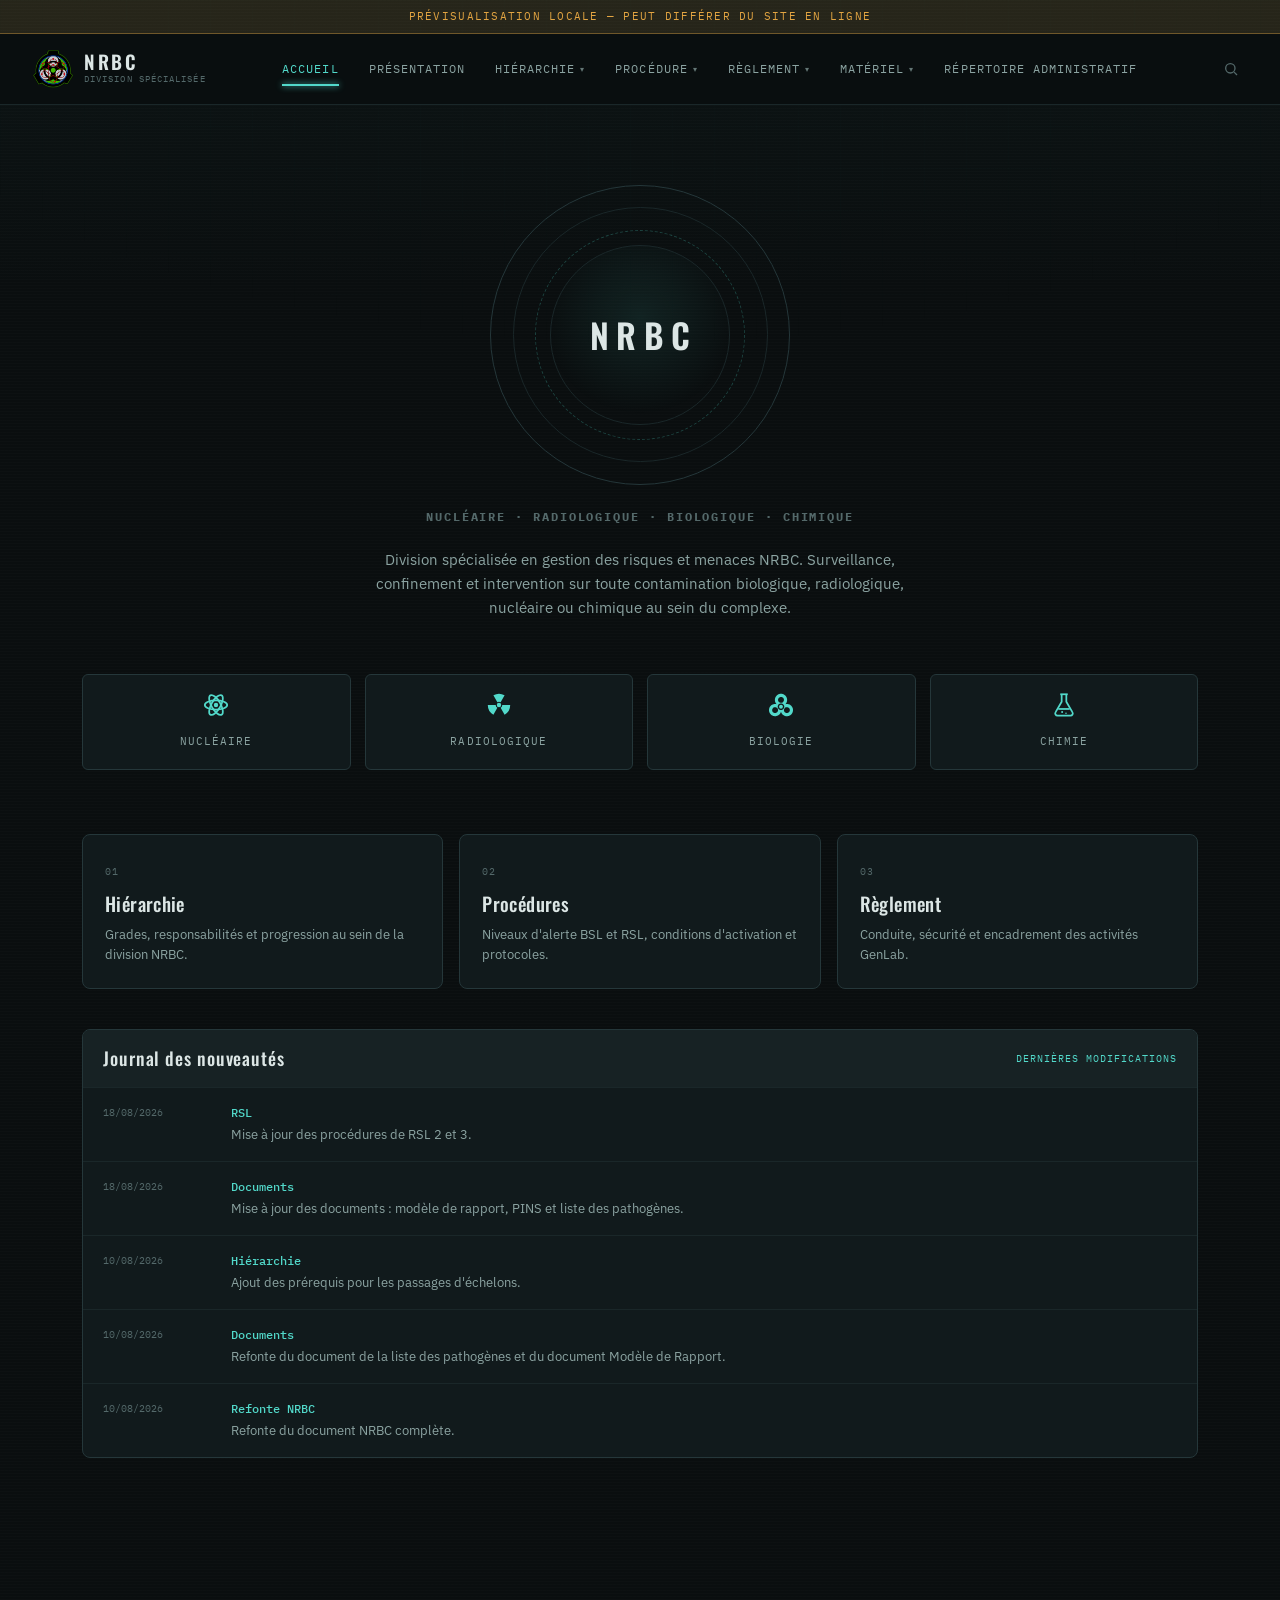
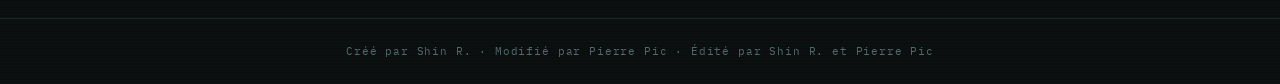
<file: index.html>
<!DOCTYPE html>
<html lang="fr">
<head>
  <meta charset="UTF-8">
  <meta name="viewport" content="width=device-width, initial-scale=1.0">
  <title>NRBC — Division Nucléaire · Radiologique · Biologique · Chimique</title>
  <meta name="description" content="Division NRBC : hiérarchie, procédures BSL/RSL, règlement, matériel et répertoire administratif de la spécialisation Nucléaire, Radiologique, Biologique et Chimique.">
  <meta name="theme-color" content="#0a0e0f">
  <meta name="color-scheme" content="dark">

  <link rel="icon" href="assets/img/favicon.ico" sizes="any">
  <link rel="icon" href="assets/img/favicon-180.png" type="image/png" sizes="180x180">
  <link rel="apple-touch-icon" href="assets/img/favicon-180.png">

  <link rel="preconnect" href="https://fonts.googleapis.com">
  <link rel="preconnect" href="https://fonts.gstatic.com" crossorigin>
  <link rel="stylesheet" href="https://fonts.googleapis.com/css2?family=Oswald:wght@400;500;600;700&amp;family=IBM+Plex+Sans:wght@400;500;600&amp;family=IBM+Plex+Mono:wght@400;500;600&amp;display=swap">

  <link rel="stylesheet" href="assets/css/base.css">
  <link rel="stylesheet" href="assets/css/layout.css">
  <link rel="stylesheet" href="assets/css/components.css">
  <link rel="stylesheet" href="assets/css/views.css">
</head>
<body>

<!-- =========================================================================
     Bibliothèque d'icônes (définies une fois, réutilisées via <use>)
     ========================================================================= -->
<svg class="visually-hidden" aria-hidden="true" focusable="false">
  <defs>
    <!-- Nucléaire : atome (noyau + orbites électroniques) -->
    <symbol id="icon-nucleaire" viewBox="0 0 24 24" fill="none" stroke="currentColor" stroke-width="1.5">
      <ellipse cx="12" cy="12" rx="9.6" ry="3.9"/>
      <ellipse cx="12" cy="12" rx="9.6" ry="3.9" transform="rotate(60 12 12)"/>
      <ellipse cx="12" cy="12" rx="9.6" ry="3.9" transform="rotate(120 12 12)"/>
      <circle cx="12" cy="12" r="1.9" fill="currentColor" stroke="none"/>
    </symbol>

    <!-- Radiologique : trèfle de radioactivité -->
    <symbol id="icon-radiologique" viewBox="0 0 24 24" fill="currentColor" stroke="none">
      <circle cx="12" cy="12" r="1.9"/>
      <path d="M7.2 3.69 A9.6 9.6 0 0 1 16.8 3.69 L13.4 9.58 A2.8 2.8 0 0 0 10.6 9.58 Z"/>
      <path d="M21.6 12 A9.6 9.6 0 0 1 16.8 20.31 L13.4 14.42 A2.8 2.8 0 0 0 14.8 12 Z"/>
      <path d="M7.2 20.31 A9.6 9.6 0 0 1 2.4 12 L9.2 12 A2.8 2.8 0 0 0 10.6 14.42 Z"/>
    </symbol>

    <!-- Biologie : symbole de risque biologique -->
    <symbol id="icon-biologie" viewBox="0 0 24 24" fill="currentColor" stroke="none">
      <path d="M17.25,7.53 L17.18,6.79 L17.00,6.04 L16.73,5.35 L16.36,4.71 L15.91,4.12 L15.38,3.61 L14.78,3.17 L14.13,2.83 L13.43,2.58 L12.71,2.42 L11.97,2.38 L11.23,2.43 L10.51,2.59 L9.81,2.85 L9.16,3.21 L8.57,3.65 L8.18,4.03 L7.84,4.42 L7.53,4.87 L7.28,5.32 L7.07,5.83 L6.91,6.35 L6.81,6.86 L6.76,7.40 L6.76,7.92 L6.82,8.46 L6.92,8.96 L7.09,9.48 L7.31,9.99 L7.57,10.43 L7.88,10.88 L8.24,11.29 L7.75,11.19 L7.27,11.14 L6.79,11.13 L6.31,11.16 L5.83,11.25 L5.36,11.37 L4.91,11.54 L4.45,11.76 L4.03,12.01 L3.62,12.32 L3.26,12.64 L2.93,12.99 L2.64,13.38 L2.38,13.79 L2.16,14.22 L1.99,14.67 L1.80,15.35 L1.71,16.02 L1.71,16.70 L1.79,17.37 L1.96,18.02 L2.23,18.68 L2.57,19.26 L2.97,19.80 L3.47,20.31 L4.03,20.74 L4.65,21.09 L5.30,21.36 L5.99,21.53 L6.69,21.62 L7.40,21.60 L8.10,21.50 L8.78,21.29 L9.42,21.00 L10.02,20.63 L10.57,20.18 L11.05,19.65 L11.45,19.07 L11.77,18.44 L12.00,17.80 L12.21,18.41 L12.50,18.99 L12.87,19.55 L13.29,20.04 L13.80,20.49 L14.32,20.86 L14.92,21.17 L15.53,21.40 L16.19,21.55 L16.83,21.62 L17.50,21.60 L18.14,21.51 L18.76,21.34 L19.38,21.08 L19.94,20.76 L20.48,20.35 L20.98,19.85 L21.43,19.26 L21.80,18.62 L22.05,17.96 L22.23,17.24 L22.30,16.54 L22.27,15.83 L22.14,15.10 L21.99,14.61 L21.80,14.13 L21.55,13.68 L21.27,13.25 L20.94,12.85 L20.58,12.48 L20.18,12.16 L19.75,11.87 L19.30,11.63 L18.82,11.43 L18.33,11.28 L17.82,11.18 L17.31,11.13 L16.79,11.13 L16.28,11.18 L15.76,11.29 L16.12,10.88 L16.42,10.46 L16.67,10.01 L16.89,9.54 L17.05,9.06 L17.17,8.55 L17.23,8.04ZM14.53,7.67 L14.47,8.16 L14.32,8.64 L14.08,9.07 L13.75,9.45 L13.37,9.75 L12.92,9.98 L12.45,10.11 L11.95,10.15 L11.46,10.10 L10.99,9.94 L10.56,9.70 L10.18,9.38 L9.87,8.99 L9.65,8.55 L9.51,8.07 L9.47,7.58 L9.53,7.09 L9.68,6.62 L9.92,6.18 L10.25,5.81 L10.63,5.50 L11.08,5.27 L11.55,5.14 L12.05,5.10 L12.54,5.16 L13.01,5.31 L13.44,5.55 L13.82,5.87 L14.13,6.26 L14.35,6.70 L14.49,7.18ZM9.48,16.44 L9.41,16.93 L9.26,17.40 L9.02,17.83 L8.69,18.20 L8.30,18.51 L7.86,18.73 L7.38,18.86 L6.89,18.90 L6.40,18.84 L5.92,18.68 L5.49,18.44 L5.12,18.12 L4.81,17.73 L4.59,17.28 L4.46,16.81 L4.42,16.31 L4.48,15.82 L4.64,15.35 L4.88,14.92 L5.21,14.54 L5.60,14.24 L6.04,14.02 L6.52,13.88 L7.01,13.85 L7.50,13.91 L7.97,14.06 L8.40,14.31 L8.78,14.63 L9.08,15.02 L9.31,15.46 L9.44,15.94ZM19.58,16.44 L19.52,16.93 L19.36,17.40 L19.12,17.83 L18.79,18.20 L18.40,18.51 L17.96,18.73 L17.48,18.86 L16.99,18.90 L16.50,18.84 L16.03,18.68 L15.60,18.44 L15.22,18.12 L14.92,17.73 L14.69,17.28 L14.56,16.81 L14.52,16.31 L14.59,15.82 L14.74,15.35 L14.98,14.92 L15.31,14.54 L15.70,14.24 L16.14,14.02 L16.62,13.88 L17.11,13.85 L17.60,13.91 L18.08,14.06 L18.51,14.31 L18.88,14.63 L19.19,15.02 L19.41,15.46 L19.54,15.94ZM14.82,13.48 L14.76,14.02 L14.60,14.55 L14.33,15.04 L13.98,15.46 L13.55,15.81 L13.06,16.07 L12.53,16.23 L11.98,16.28 L11.43,16.22 L10.91,16.06 L10.42,15.79 L9.99,15.44 L9.65,15.01 L9.39,14.52 L9.23,13.99 L9.18,13.44 L9.24,12.89 L9.40,12.36 L9.67,11.88 L10.02,11.45 L10.45,11.10 L10.94,10.85 L11.47,10.69 L12.02,10.64 L12.57,10.70 L13.09,10.86 L13.58,11.12 L14.01,11.48 L14.35,11.91 L14.61,12.40 L14.77,12.93Z"/>
      <circle cx="12.0" cy="13.46" r="1.65"/>
    </symbol>

    <!-- Chimie : fiole d'Erlenmeyer -->
    <symbol id="icon-chimie" viewBox="0 0 24 24" fill="none" stroke="currentColor" stroke-width="1.5" stroke-linejoin="round">
      <path d="M8.8 2.8h6.4"/>
      <path d="M10 2.8v6.4l-5.2 8.9A2 2 0 0 0 6.5 21.2h11a2 2 0 0 0 1.7-3.1L14 9.2V2.8"/>
      <path d="M7.1 15.4h9.8"/>
      <circle cx="10.4" cy="17.9" r=".85" fill="currentColor" stroke="none"/>
      <circle cx="13.7" cy="19.1" r=".65" fill="currentColor" stroke="none"/>
    </symbol>
    <symbol id="icon-document" viewBox="0 0 24 24" fill="none" stroke="currentColor" stroke-width="2">
      <path d="M14 3v5h5"/><path d="M17 21H7a2 2 0 0 1-2-2V5a2 2 0 0 1 2-2h7l5 5v11a2 2 0 0 1-2 2z"/>
    </symbol>
    <symbol id="icon-equipe" viewBox="0 0 24 24" fill="none" stroke="currentColor" stroke-width="1.6">
      <circle cx="9" cy="7" r="4"/><path d="M2 21v-2a4 4 0 0 1 4-4h6a4 4 0 0 1 4 4v2"/>
      <circle cx="18" cy="7" r="3"/><path d="M22 21v-2a4 4 0 0 0-3-3.87"/>
    </symbol>
  </defs>
</svg>

<div class="grid-bg" aria-hidden="true"></div>

<a class="skip-link" href="#contenu">Aller au contenu</a>

<!-- =========================================================================
     EN-TÊTE
     ========================================================================= -->
<header class="site-header">
  <a class="brand" href="#accueil" data-view="accueil">
    <img class="brand-mark" src="assets/img/logo-nrbc.png" alt="Emblème de la division NRBC" width="160" height="160">
    <span>
      <span class="brand-text">NRBC</span>
      <span class="brand-sub">DIVISION SPÉCIALISÉE</span>
    </span>
  </a>

  <nav class="site-nav" id="nav-principal" aria-label="Navigation principale">
    <button type="button" class="navlink is-active" data-view="accueil">Accueil</button>
    <button type="button" class="navlink" data-view="presentation">Présentation</button>

    <div class="navgroup">
      <button type="button" class="navlink" data-view="hierarchie" aria-expanded="false">
        Hiérarchie <span class="caret" aria-hidden="true">▾</span>
      </button>
      <div class="dropdown">
        <button type="button" data-view="hierarchie" data-sub="grades">Grades</button>
        <button type="button" data-view="hierarchie" data-sub="effectif">Effectif</button>
      </div>
    </div>

    <div class="navgroup">
      <button type="button" class="navlink" data-view="procedure" aria-expanded="false">
        Procédure <span class="caret" aria-hidden="true">▾</span>
      </button>
      <div class="dropdown">
        <button type="button" data-view="procedure" data-sub="bio">Biosécurité</button>
        <button type="button" data-view="procedure" data-sub="radio">Radiosécurité</button>
      </div>
    </div>

    <div class="navgroup">
      <button type="button" class="navlink" data-view="reglement" aria-expanded="false">
        Règlement <span class="caret" aria-hidden="true">▾</span>
      </button>
      <div class="dropdown">
        <button type="button" data-view="reglement" data-sub="conduite">Conduite</button>
        <button type="button" data-view="reglement" data-sub="securite">Sécurité</button>
        <button type="button" data-view="reglement" data-sub="genlab">GenLab</button>
      </div>
    </div>

    <div class="navgroup">
      <button type="button" class="navlink" data-view="materiel" aria-expanded="false">
        Matériel <span class="caret" aria-hidden="true">▾</span>
      </button>
      <div class="dropdown">
        <button type="button" data-view="materiel" data-sub="nucleaire">Nucléaire</button>
        <button type="button" data-view="materiel" data-sub="radiologie">Radiologie</button>
        <button type="button" data-view="materiel" data-sub="biologie">Biologie</button>
        <button type="button" data-view="materiel" data-sub="chimie">Chimie</button>
      </div>
    </div>

    <button type="button" class="navlink" data-view="repertoire">Répertoire Administratif</button>
  </nav>

  <div class="header-actions">
    <button type="button" class="icon-btn" id="search-trigger" aria-label="Rechercher dans le site (Ctrl + F)" title="Rechercher (Ctrl + F)">
      <svg width="16" height="16" viewBox="0 0 24 24" fill="none" stroke="currentColor" stroke-width="2" aria-hidden="true">
        <circle cx="11" cy="11" r="7"/><line x1="21" y1="21" x2="16.65" y2="16.65"/>
      </svg>
    </button>
    <button type="button" class="icon-btn nav-toggle" id="nav-toggle" aria-label="Ouvrir le menu" aria-expanded="false" aria-controls="nav-principal">
      <svg width="18" height="18" viewBox="0 0 24 24" fill="none" stroke="currentColor" stroke-width="2" aria-hidden="true">
        <line x1="3" y1="6" x2="21" y2="6"/><line x1="3" y1="12" x2="21" y2="12"/><line x1="3" y1="18" x2="21" y2="18"/>
      </svg>
    </button>
  </div>
</header>

<main class="site-main" id="contenu">

  <!-- =======================================================================
       1 · ACCUEIL
       ======================================================================= -->
  <section class="view" id="view-accueil" aria-labelledby="titre-accueil">
    <div class="hero">
      <div class="hero-emblem" aria-hidden="true">
        <div class="ring r1"></div>
        <div class="ring r2"></div>
        <div class="ring r3"></div>
        <div class="hero-core">
          <div class="hero-title">NRBC</div>
        </div>
      </div>

      <h1 id="titre-accueil" class="hero-tagline">Nucléaire · Radiologique · Biologique · Chimique</h1>
      <p class="hero-lead">
        Division spécialisée en gestion des risques et menaces NRBC. Surveillance, confinement et
        intervention sur toute contamination biologique, radiologique, nucléaire ou chimique au sein
        du complexe.
      </p>

      <ul class="domain-strip">
        <li class="domain-chip">
          <svg class="ic" aria-hidden="true"><use href="#icon-nucleaire"></use></svg>
          <span class="lbl">Nucléaire</span>
        </li>
        <li class="domain-chip">
          <svg class="ic" aria-hidden="true"><use href="#icon-radiologique"></use></svg>
          <span class="lbl">Radiologique</span>
        </li>
        <li class="domain-chip">
          <svg class="ic" aria-hidden="true"><use href="#icon-biologie"></use></svg>
          <span class="lbl">Biologie</span>
        </li>
        <li class="domain-chip">
          <svg class="ic" aria-hidden="true"><use href="#icon-chimie"></use></svg>
          <span class="lbl">Chimie</span>
        </li>
      </ul>

      <div class="home-links">
        <button type="button" class="home-card" data-view="hierarchie">
          <span class="num">01</span>
          <h3>Hiérarchie</h3>
          <p>Grades, responsabilités et progression au sein de la division NRBC.</p>
        </button>
        <button type="button" class="home-card" data-view="procedure">
          <span class="num">02</span>
          <h3>Procédures</h3>
          <p>Niveaux d'alerte BSL et RSL, conditions d'activation et protocoles.</p>
        </button>
        <button type="button" class="home-card" data-view="reglement">
          <span class="num">03</span>
          <h3>Règlement</h3>
          <p>Conduite, sécurité et encadrement des activités GenLab.</p>
        </button>
      </div>

      <!-- Journal des nouveautés : ajouter une entrée en copiant un bloc .news-item -->
      <section class="news-box" aria-labelledby="titre-nouveautes">
        <div class="news-head">
          <h2 id="titre-nouveautes">Journal des nouveautés</h2>
          <span>Dernières modifications</span>
        </div>
        <div class="news-list">
          <article class="news-item">
            <p class="news-date"><time datetime="2026-08-18">18/08/2026</time></p>
            <div class="news-content">
              <strong>RSL</strong>
              <p>Mise à jour des procédures de RSL 2 et 3.</p>
            </div>
          </article>
          <article class="news-item">
            <p class="news-date"><time datetime="2026-08-18">18/08/2026</time></p>
            <div class="news-content">
              <strong>Documents</strong>
              <p>Mise à jour des documents : modèle de rapport, PINS et liste des pathogènes.</p>
            </div>
          </article>
          <article class="news-item">
            <p class="news-date"><time datetime="2026-08-10">10/08/2026</time></p>
            <div class="news-content">
              <strong>Hiérarchie</strong>
              <p>Ajout des prérequis pour les passages d'échelons.</p>
            </div>
          </article>
          <article class="news-item">
            <p class="news-date"><time datetime="2026-08-10">10/08/2026</time></p>
            <div class="news-content">
              <strong>Documents</strong>
              <p>Refonte du document de la liste des pathogènes et du document Modèle de Rapport.</p>
            </div>
          </article>
          <article class="news-item">
            <p class="news-date"><time datetime="2026-08-10">10/08/2026</time></p>
            <div class="news-content">
              <strong>Refonte NRBC</strong>
              <p>Refonte du document NRBC complète.</p>
            </div>
          </article>
        </div>
      </section>
    </div>
  </section>

  <!-- =======================================================================
       2 · PRÉSENTATION
       ======================================================================= -->
  <section class="view" id="view-presentation" aria-labelledby="titre-presentation" hidden>
    <p class="eyebrow">Présentation</p>
    <h1 class="page-title" id="titre-presentation">Qui sommes-nous ?</h1>
    <p class="page-desc">Les quatre domaines de risque couverts par la division NRBC.</p>

    <div class="domain-grid">
      <article class="domain-card">
        <div class="domain-card-head">
          <svg class="ic" aria-hidden="true"><use href="#icon-nucleaire"></use></svg>
          <h3>Nucléaire</h3>
        </div>
        <p class="domain-card-body">
          Le nucléaire, dans le cadre NRBC, désigne les risques liés aux armes nucléaires, aux
          installations nucléaires et à la dispersion de matières radioactives. Ces situations peuvent
          provoquer de fortes irradiations, des blessures graves et une contamination durable de
          l'environnement. Les effets sur la santé peuvent apparaître immédiatement ou sur le long
          terme. La NRBC vise donc à prévenir ces risques et à limiter les dangers liés aux substances
          radioactives.
        </p>
      </article>

      <article class="domain-card">
        <div class="domain-card-head">
          <svg class="ic" aria-hidden="true"><use href="#icon-radiologique"></use></svg>
          <h3>Radiologique</h3>
        </div>
        <p class="domain-card-body">
          Le radiologique, dans le cadre NRBC, désigne les risques liés à la dispersion de matières
          radioactives sans explosion nucléaire. Cette contamination peut provenir d'accidents ou de
          rejets de substances radioactives, affectant l'air, le sol ou les personnes. Les effets
          peuvent être invisibles au départ mais entraîner des conséquences graves sur la santé à long
          terme. Le domaine NRBC vise ainsi à détecter ces contaminations et à protéger
          l'environnement ainsi que les populations face aux substances radioactives.
        </p>
      </article>

      <article class="domain-card">
        <div class="domain-card-head">
          <svg class="ic" aria-hidden="true"><use href="#icon-biologie"></use></svg>
          <h3>Biologie</h3>
        </div>
        <p class="domain-card-body">
          La biologie, dans le cadre NRBC, concerne les risques liés aux micro-organismes pathogènes
          comme les bactéries, les virus ou les toxines, pouvant affecter la santé humaine, animale ou
          végétale. Ces agents peuvent provoquer des épidémies parfois difficiles à détecter au départ
          et se propager rapidement. Le domaine NRBC vise donc à surveiller ces menaces biologiques et
          à protéger face aux maladies et agents pathogènes.
        </p>
      </article>

      <article class="domain-card">
        <div class="domain-card-head">
          <svg class="ic" aria-hidden="true"><use href="#icon-chimie"></use></svg>
          <h3>Chimie</h3>
        </div>
        <p class="domain-card-body">
          La chimie, dans le cadre NRBC, désigne les risques liés aux substances toxiques capables de
          blesser, tuer ou contaminer des personnes et l'environnement. Ces agents peuvent être des
          gaz de guerre, des produits industriels dangereux ou d'autres composés chimiques nocifs. Ils
          peuvent agir rapidement par inhalation, contact ou ingestion. Le domaine NRBC vise donc à
          prévenir ces menaces et à protéger face aux substances chimiques dangereuses.
        </p>
      </article>
    </div>
  </section>

  <!-- =======================================================================
       3 · HIÉRARCHIE
       ======================================================================= -->
  <section class="view" id="view-hierarchie" aria-labelledby="titre-hierarchie" hidden>
    <p class="eyebrow">Hiérarchie</p>
    <h1 class="page-title" id="titre-hierarchie">Grades &amp; Progression</h1>
    <p class="page-desc">Hiérarchie et effectif de la spécialisation NRBC.</p>

    <div class="subtabs" role="tablist" aria-label="Sections de la hiérarchie">
      <button type="button" class="subtab-btn is-active" role="tab" data-sub="grades" aria-selected="true" aria-controls="sub-grades">Grades &amp; Progression</button>
      <button type="button" class="subtab-btn" role="tab" data-sub="effectif" aria-selected="false" aria-controls="sub-effectif">Effectif</button>
    </div>

    <!-- 3.1 Grades -->
    <div class="subview" id="sub-grades" role="tabpanel" tabindex="0">
      <ol class="rank-ladder">

        <li class="rank-item">
          <span class="rank-dot" aria-hidden="true"></span>
          <article class="rank-card">
            <div class="rank-photo">
              <img src="https://i.ibb.co/93zykZGX/2026-08-10-02-46-43.jpg" alt="Insigne — Chef de Laboratoire" width="64" height="64" loading="lazy">
            </div>
            <div>
              <p class="rank-tier">Échelon 6</p>
              <h3>Chef de Laboratoire</h3>
              <ul class="rank-missions">
                <li>Assiste la hiérarchie NRBC dans ses fonctions de surveillance, de coordination et de planification.</li>
                <li>Participe aux réunions avec la gouvernance NRBC, contribuant à la prise de décision et à l'élaboration de stratégies.</li>
                <li>Peut être amené à représenter la hiérarchie lors de certaines occasions.</li>
              </ul>
            </div>
          </article>
        </li>

        <li class="rank-item">
          <span class="rank-dot" aria-hidden="true"></span>
          <article class="rank-card">
            <div class="rank-photo">
              <img src="https://i.ibb.co/S4wmn1Xw/2026-08-10-02-46-35.jpg" alt="Insigne — Spécialiste Avancé" width="64" height="64" loading="lazy">
            </div>
            <div>
              <p class="rank-tier">Échelon 5</p>
              <h3>Spécialiste Avancé</h3>
              <ul class="rank-missions">
                <li>Détenteur d'une expertise reconnue et d'une expérience approfondie en matière de NRBC.</li>
                <li>Principal responsable de la formation et du mentorat des Novices de Laboratoire [NRBC-NL], assurant ainsi la pérennité des compétences au sein de l'équipe.</li>
                <li>Apporte son expertise et son savoir-faire lors des opérations complexes et critiques.</li>
              </ul>
              <div class="rank-prereq">
                <h4>Prérequis pour monter d'échelon</h4>
                <ul>
                  <li><span class="mandatory">Accréditation SCP-008 — OBLIGATOIRE</span></li>
                  <li>Gérer les groupes NRBC lors de toute situation NRBC</li>
                  <li>Participation visible (tâches, events, etc.)</li>
                </ul>
              </div>
            </div>
          </article>
        </li>

        <li class="rank-item">
          <span class="rank-dot" aria-hidden="true"></span>
          <article class="rank-card">
            <div class="rank-photo">
              <img src="https://i.ibb.co/gLCWmy1Z/2026-08-10-02-46-28.jpg" alt="Insigne — Spécialiste" width="64" height="64" loading="lazy">
            </div>
            <div>
              <p class="rank-tier">Échelon 4</p>
              <h3>Spécialiste</h3>
              <ul class="rank-missions">
                <li>Maîtrise l'ensemble des opérations NRBC et possède une expérience significative sur le terrain.</li>
                <li>Capable de résoudre des problèmes complexes, d'adapter les procédures aux situations non standard et de conseiller les opérateurs de tous niveaux.</li>
                <li>Participe à l'élaboration et à l'amélioration des procédures, ainsi qu'à la validation des équipements.</li>
              </ul>
              <div class="rank-prereq">
                <h4>Prérequis pour monter d'échelon</h4>
                <ul>
                  <li>3 rapports minimum par semaine</li>
                  <li>Participation visible (tâches, events, etc.)</li>
                </ul>
              </div>
            </div>
          </article>
        </li>

        <li class="rank-item">
          <span class="rank-dot" aria-hidden="true"></span>
          <article class="rank-card">
            <div class="rank-photo">
              <img src="https://i.ibb.co/q31s1Dv3/2026-08-10-02-46-19.jpg" alt="Insigne — Analyste Expérimenté" width="64" height="64" loading="lazy">
            </div>
            <div>
              <p class="rank-tier">Échelon 3</p>
              <h3>Analyste Expérimenté</h3>
              <ul class="rank-missions">
                <li>Supervise et contrôle le bon déroulement des opérations menées par les échelons inférieurs.</li>
                <li>Vérifie l'application des procédures, identifie les problèmes potentiels et propose des solutions.</li>
                <li>Continue de participer activement aux activités NRBC, assurant ainsi la transmission de son expertise et servant de modèle pour les autres opérateurs.</li>
              </ul>
              <p class="rank-flag">⚠ Un test est requis pour accéder à l'échelon supérieur</p>
              <div class="rank-prereq">
                <h4>Prérequis pour monter d'échelon</h4>
                <ul>
                  <li><span class="mandatory">Réussir le test — OBLIGATOIRE</span></li>
                  <li>2 rapports minimum par semaine</li>
                  <li>Participation visible (tâches, events, etc.)</li>
                </ul>
              </div>
            </div>
          </article>
        </li>

        <li class="rank-item">
          <span class="rank-dot" aria-hidden="true"></span>
          <article class="rank-card">
            <div class="rank-photo">
              <img src="https://i.ibb.co/hJxSwktS/2026-08-10-02-46-11.jpg" alt="Insigne — Analyste" width="64" height="64" loading="lazy">
            </div>
            <div>
              <p class="rank-tier">Échelon 2</p>
              <h3>Analyste</h3>
              <ul class="rank-missions">
                <li>Scientifique qualifié pour maintenir une activité passive au sein d'un environnement NRBC.</li>
                <li>Assure une veille constante, effectue des mesures de routine et apporte un soutien technique de premier niveau.</li>
                <li>Opère sous la direction d'un opérateur de niveau supérieur pour les tâches complexes.</li>
              </ul>
              <div class="rank-prereq">
                <h4>Prérequis pour monter d'échelon</h4>
                <ul>
                  <li>2 rapports minimum par semaine</li>
                  <li>Participation visible (tâches, events, etc.)</li>
                </ul>
              </div>
            </div>
          </article>
        </li>

        <li class="rank-item">
          <span class="rank-dot" aria-hidden="true"></span>
          <article class="rank-card">
            <div class="rank-photo">
              <img src="https://i.ibb.co/XrTYRYvQ/2026-08-10-02-46-02.jpg" alt="Insigne — Novice de Laboratoire" width="64" height="64" loading="lazy">
            </div>
            <div>
              <p class="rank-tier">Échelon 1 · Entrée</p>
              <h3>Novice de Laboratoire</h3>
              <ul class="rank-missions">
                <li>Personnel en phase d'apprentissage des compétences de base en opérations NRBC.</li>
                <li>Sous supervision directe, applique les procédures standard, se familiarise avec l'équipement et l'environnement opérationnel.</li>
                <li>Se concentre sur l'exécution des tâches simples et l'acquisition des connaissances fondamentales.</li>
              </ul>
              <div class="rank-prereq">
                <h4>Prérequis pour monter d'échelon</h4>
                <ul>
                  <li>Participation visible (tâches, events, etc.)</li>
                </ul>
              </div>
            </div>
          </article>
        </li>

      </ol>

      <!-- Tableau des habilitations -->
      <p class="eyebrow section-break">Habilitations</p>
      <h2 class="page-title page-title--sm">Tableau des autorisations GenLab</h2>
      <p class="page-desc page-desc--tight">Actions autorisées par grade.</p>

      <div class="table-wrap">
        <table class="data-table">
          <caption class="visually-hidden">Actions GenLab autorisées pour chaque grade de la division NRBC</caption>
          <thead>
            <tr>
              <th scope="col"><span class="visually-hidden">Grade</span></th>
              <th scope="col">Prise de sang</th>
              <th scope="col">Création virus Niveau 1</th>
              <th scope="col">Création virus Niveau 2</th>
              <th scope="col">Test virus</th>
              <th scope="col">Création de boost</th>
            </tr>
          </thead>
          <tbody>
            <tr>
              <th scope="row">Chef de Laboratoire</th>
              <td class="perm-oui">OUI</td><td class="perm-oui">OUI</td><td class="perm-oui">OUI</td><td class="perm-oui">OUI</td><td class="perm-oui">OUI</td>
            </tr>
            <tr>
              <th scope="row">Spécialiste Avancé</th>
              <td class="perm-oui">OUI</td><td class="perm-oui">OUI</td><td class="perm-oui">OUI</td><td class="perm-oui">OUI</td><td class="perm-oui">OUI</td>
            </tr>
            <tr>
              <th scope="row">Spécialiste</th>
              <td class="perm-oui">OUI</td><td class="perm-oui">OUI</td><td class="perm-demande">SUR DEMANDE</td><td class="perm-oui">OUI</td><td class="perm-oui">OUI</td>
            </tr>
            <tr>
              <th scope="row">Analyste Expérimenté</th>
              <td class="perm-oui">OUI</td><td class="perm-demande">SUR DEMANDE</td><td class="perm-demande">SUR DEMANDE</td><td class="perm-demande">SUR DEMANDE</td><td class="perm-oui">OUI</td>
            </tr>
            <tr>
              <th scope="row">Analyste</th>
              <td class="perm-oui">OUI</td><td class="perm-demande">SUR DEMANDE</td><td class="perm-non">NON</td><td class="perm-demande">SUR DEMANDE</td><td class="perm-demande">SUR DEMANDE</td>
            </tr>
            <tr>
              <th scope="row">Novice de Laboratoire</th>
              <td class="perm-demande">SUR DEMANDE</td><td class="perm-non">NON</td><td class="perm-non">NON</td><td class="perm-non">NON</td><td class="perm-non">NON</td>
            </tr>
          </tbody>
        </table>
      </div>

      <!-- Classification virus / vaccin -->
      <p class="eyebrow section-break">Classification</p>
      <h2 class="page-title page-title--sm">Virus / Vaccin — Niveaux</h2>
      <p class="page-desc page-desc--tight">Exemples de pathogènes classés par niveau de création.</p>

      <div class="vial-grid">
        <figure class="vial-img-card">
          <img src="assets/img/virus-niveau-1.svg" alt="Virus / Vaccin Niveau 1 : rhume, cancer des yeux, maux de tête, explosifs" width="300" height="520" loading="lazy">
        </figure>
        <figure class="vial-img-card">
          <img src="assets/img/virus-niveau-2.svg" alt="Virus / Vaccin Niveau 2 : COVID-19, SARS, Ebola" width="300" height="520" loading="lazy">
        </figure>
      </div>
    </div>

    <!-- 3.2 Effectif -->
    <div class="subview" id="sub-effectif" role="tabpanel" tabindex="0" hidden>
      <div class="effectif-toolbar">
        <p class="effectif-status" id="effectif-status">Chargement du registre…</p>
        <div class="effectif-controls">
          <label class="visually-hidden" for="effectif-filter">Filtrer l'effectif</label>
          <input type="search" class="effectif-filter" id="effectif-filter" placeholder="Filtrer par nom, grade, statut…" hidden>
          <button type="button" class="icon-btn" id="effectif-refresh" title="Actualiser le registre" aria-label="Actualiser le registre">
            <svg width="15" height="15" viewBox="0 0 24 24" fill="none" stroke="currentColor" stroke-width="2" aria-hidden="true">
              <path d="M21 12a9 9 0 1 1-2.64-6.36"/><polyline points="21 3 21 9 15 9"/>
            </svg>
          </button>
        </div>
      </div>

      <!-- Rempli automatiquement par assets/js/effectif.js -->
      <div class="table-wrap" id="effectif-table-wrap" hidden>
        <table class="data-table" id="effectif-table">
          <caption class="visually-hidden">Effectif de la division NRBC</caption>
          <thead></thead>
          <tbody></tbody>
        </table>
      </div>

      <div class="placeholder" id="effectif-placeholder" hidden>
        <svg class="ic" aria-hidden="true"><use href="#icon-equipe"></use></svg>
        <h3>Registre indisponible</h3>
        <p>Vérifie que la feuille Google Sheets est bien partagée en lecture avec « tout utilisateur disposant du lien ».</p>
      </div>
    </div>
  </section>

  <!-- =======================================================================
       4 · PROCÉDURE
       ======================================================================= -->
  <section class="view" id="view-procedure" aria-labelledby="titre-procedure" hidden>
    <p class="eyebrow">Procédure</p>
    <h1 class="page-title" id="titre-procedure">Niveaux d'alerte</h1>
    <p class="page-desc">Protocoles de biosécurité (BSL) et de radiosécurité (RSL) applicables sur le terrain.</p>

    <div class="subtabs" role="tablist" aria-label="Types de procédure">
      <button type="button" class="subtab-btn is-active" role="tab" data-sub="bio" aria-selected="true" aria-controls="sub-bio">Biosécurité</button>
      <button type="button" class="subtab-btn" role="tab" data-sub="radio" aria-selected="false" aria-controls="sub-radio">Radiosécurité</button>
    </div>

    <!-- 4.1 Biosécurité -->
    <div class="subview" id="sub-bio" role="tabpanel" tabindex="0">
      <p class="eyebrow">Niveaux BSL — Bactériologie / Biologie</p>

      <article class="level-card lvl-1">
        <div class="level-head">
          <p class="level-badge">BSL 1</p>
          <h3>Niveau Faible</h3>
          <div class="gauge" style="--seg-color: var(--green)" role="img" aria-label="Gravité 1 sur 4">
            <i class="on"></i><i></i><i></i><i></i>
          </div>
        </div>
        <div class="level-body">
          <div>
            <p class="field-label">Définition</p>
            <div class="field-block">
              <p>Niveau le plus bas, lorsqu'un pathogène infecte plus de 5 personnes — un type de virus
              infectieux et dangereux. Peut être déployé à partir du grade de Novice de Laboratoire.</p>
            </div>
          </div>
          <div>
            <p class="field-label">Condition d'activation</p>
            <div class="field-block">
              <ul>
                <li>1 à 5 personnes infectées</li>
                <li>Pathogène inconnu détecté sur la zone</li>
                <li>Code Vert</li>
              </ul>
            </div>
          </div>
          <div class="field-block wide">
            <p class="field-label">Procédures</p>
            <ul>
              <li>Distance de sécurité : 2 m</li>
              <li>Désinfection régulière du matériel et du personnel</li>
              <li>Équipement EPI (obligatoire)</li>
            </ul>
          </div>
        </div>
      </article>

      <article class="level-card lvl-2">
        <div class="level-head">
          <p class="level-badge">BSL 2</p>
          <h3>Niveau Modéré</h3>
          <div class="gauge" style="--seg-color: var(--yellow)" role="img" aria-label="Gravité 2 sur 4">
            <i class="on"></i><i class="on"></i><i></i><i></i>
          </div>
        </div>
        <div class="level-body">
          <div>
            <p class="field-label">Définition</p>
            <div class="field-block">
              <p>Niveau présentant un pathogène en mutation et une vaste contamination. Le déploiement
              du BSL 2 intervient à partir de 5 à 10 personnes infectées ou d'une contamination durant
              plus de 15 min. Peut être déployé à partir du grade d'Analyste Expérimenté.</p>
            </div>
          </div>
          <div>
            <p class="field-label">Condition d'activation</p>
            <div class="field-block">
              <ul>
                <li>5 à 10 personnes infectées</li>
                <li>Pathogène très dangereux</li>
                <li>Panique du personnel et aggravation de la contamination</li>
              </ul>
            </div>
          </div>
          <div class="field-block wide">
            <p class="field-label">Procédures</p>
            <ul>
              <li>Distance de sécurité : 3 m</li>
              <li>Désinfection constante du matériel et du personnel</li>
              <li>Mise en quarantaine des zones infectées</li>
              <li>Déploiement d'équipements NRBC avancés (clôtures, etc.)</li>
              <li>Équipement EPI (obligatoire)</li>
            </ul>
            <p class="objective-tag">Objectif — Respecter les procédures à la lettre pour éviter une activation de BSL 3</p>
          </div>
        </div>
      </article>

      <article class="level-card lvl-3">
        <div class="level-head">
          <p class="level-badge">BSL 3</p>
          <h3>Niveau Élevé</h3>
          <div class="gauge" style="--seg-color: var(--orange)" role="img" aria-label="Gravité 3 sur 4">
            <i class="on"></i><i class="on"></i><i class="on"></i><i></i>
          </div>
        </div>
        <div class="level-body">
          <div>
            <p class="field-label">Définition</p>
            <div class="field-block">
              <p>Niveau de danger absolu, à prendre grandement au sérieux. Le déploiement du BSL 3 fait
              suite au BSL 2 en cas de non-respect des procédures, d'un taux d'infectés de 10 à
              30 personnes ou d'une contamination durant plus de 30 à 40 min. Peut être déployé à
              partir du grade de Spécialiste.</p>
            </div>
          </div>
          <div>
            <p class="field-label">Condition d'activation</p>
            <div class="field-block">
              <ul>
                <li>10 à 30 personnes infectées</li>
                <li>Pathogène au stade maximal</li>
                <li>Panique du personnel et aggravation de la contamination</li>
              </ul>
            </div>
          </div>
          <div class="field-block wide">
            <p class="field-label">Procédures</p>
            <ul>
              <li>Distance de sécurité : 5 m</li>
              <li>Désinfection constante du matériel, des objets et du personnel</li>
              <li>Quarantaine des secteurs (LCZ / HCZ, etc.)</li>
              <li>Déploiement d'équipements NRBC avancés</li>
              <li>Évacuation du personnel non infecté vers des zones sécurisées</li>
              <li>Équipement EPI (obligatoire)</li>
            </ul>
          </div>
        </div>
      </article>

      <article class="level-card lvl-4">
        <div class="level-head">
          <p class="level-badge">BSL 4</p>
          <h3>Niveau Maximal</h3>
          <div class="gauge" style="--seg-color: var(--red)" role="img" aria-label="Gravité 4 sur 4">
            <i class="on"></i><i class="on"></i><i class="on"></i><i class="on"></i>
          </div>
        </div>
        <div class="level-body">
          <div>
            <p class="field-label">Définition</p>
            <div class="field-block">
              <p>Danger absolu ou abandon — le déploiement de ce BSL redonne la gérance de la
              contamination à la direction SCI ou aux Officiers Supérieurs (Commandant / Colonel). Fait
              suite à une incontrôlabilité du pathogène, à un taux impossible tel que 40 à 60 personnes,
              ou à une contamination durant plus de 1 h 20. Peut être déployé à partir du grade de
              Spécialiste Avancé, avec accord du Gérant NRBC et des Officiers en chef des opérations AIT.</p>
            </div>
          </div>
          <div>
            <p class="field-label">Condition d'activation</p>
            <div class="field-block">
              <ul>
                <li>40 personnes ou plus infectées</li>
                <li>Pathogène au stade maximal</li>
                <li>Panique du personnel et aggravation de la contamination</li>
                <li>Contamination incontrôlable</li>
                <li>Infection totale du complexe</li>
                <li>Déconfinement du pathogène (vers l'extérieur du site)</li>
              </ul>
            </div>
          </div>
          <div class="field-block wide">
            <p class="field-label">Exemples d'agents</p>
            <p class="example-tag">SCP-[ACCRED-4]</p>
          </div>
          <div class="field-block wide">
            <p class="field-label">Procédures</p>
            <ul>
              <li>Distance de sécurité : 7 m</li>
              <li>Incinération du matériel contaminé</li>
              <li>Quarantaine totale du site (aucune intervention extérieure autorisée)</li>
              <li>Déploiement d'équipements NRBC avancés</li>
              <li>Évacuation du personnel non infecté vers une zone sécurisée</li>
              <li>Évacuation du personnel non infecté hors site en cas d'urgence</li>
              <li>Activation de la procédure de décontamination (autorisation requise par les officiers AIT)</li>
              <li>Incinération des infectés en cas d'extrême urgence ou protocole standard d'un sujet anormal (perte absolue du complexe)</li>
              <li>Activation RA-5 si risque de fuite du pathogène</li>
              <li>Équipement EPI (obligatoire)</li>
            </ul>
          </div>
        </div>
      </article>

      <aside class="remark-box">
        <p class="field-label">Remarque</p>
        <div class="field-block">
          <p>Les niveaux BSL doivent être adaptés selon :</p>
          <ul>
            <li>La dangerosité du pathogène</li>
            <li>Sa vitesse de propagation</li>
            <li>Le contexte opérationnel</li>
          </ul>
        </div>
      </aside>
    </div>

    <!-- 4.2 Radiosécurité -->
    <div class="subview" id="sub-radio" role="tabpanel" tabindex="0" hidden>
      <p class="eyebrow">Niveaux RSL — Nucléaire / Radiologie</p>

      <article class="level-card lvl-1">
        <div class="level-head">
          <p class="level-badge">RSL 1</p>
          <h3>Niveau Faible</h3>
          <div class="gauge" style="--seg-color: var(--green)" role="img" aria-label="Gravité 1 sur 3">
            <i class="on"></i><i></i><i></i>
          </div>
        </div>
        <div class="level-body">
          <div>
            <p class="field-label">Définition</p>
            <div class="field-block">
              <p>Le niveau le plus bas des 3 RSL, déployé lorsqu'un objet nucléaire ou une contamination
              radiologique est présent dans une zone. Peut être déployé au grade de Novice de Laboratoire.</p>
            </div>
          </div>
          <div>
            <p class="field-label">Condition d'activation</p>
            <div class="field-block">
              <ul>
                <li>Objet radioactif ou nucléaire présentant un taux de 1 Sv à 2 Sv ou 1 000 à 2 000 mSv/h</li>
                <li>Début de contamination radiologique</li>
              </ul>
            </div>
          </div>
          <div class="field-block wide">
            <p class="field-label">Procédures</p>
            <ul>
              <li>Port de l'équipement EPI version Bêta recommandé</li>
              <li>Distance de 15 m avec l'objet ou la contamination</li>
            </ul>
          </div>
        </div>
      </article>

      <article class="level-card lvl-2">
        <div class="level-head">
          <p class="level-badge">RSL 2</p>
          <h3>Niveau Modéré</h3>
          <div class="gauge" style="--seg-color: var(--yellow)" role="img" aria-label="Gravité 2 sur 3">
            <i class="on"></i><i class="on"></i><i></i>
          </div>
        </div>
        <div class="level-body">
          <div>
            <p class="field-label">Définition</p>
            <div class="field-block">
              <p>Niveau moyen, déployé lorsqu'un objet nucléaire à effet dangereux ou une contamination
              radiologique à grande échelle est présent dans un secteur. Peut être déployé à partir du
              grade d'Analyste.</p>
            </div>
          </div>
          <div>
            <p class="field-label">Condition d'activation</p>
            <div class="field-block">
              <ul>
                <li>Objet radioactif ou nucléaire dangereux présentant un taux de 2 Sv à 4 Sv ou 2 000 à 4 000 mSv/h</li>
                <li>Avancement de la contamination radiologique</li>
              </ul>
            </div>
          </div>
          <div class="field-block wide">
            <p class="field-label">Procédures</p>
            <ul>
              <li>Évacuation du personnel vers une zone stérile et sécurisée</li>
              <li>Décontamination complète des secteurs</li>
              <li>Distance de 25 m avec l'objet ou la contamination</li>
              <li>Distribution des équipements EPI version Bêta obligatoire pour tout le personnel</li>
            </ul>
            <p class="objective-tag">Objectif — Respecter les procédures à la lettre pour éviter une activation de RSL 3</p>
          </div>
        </div>
      </article>

      <article class="level-card lvl-3">
        <div class="level-head">
          <p class="level-badge">RSL 3</p>
          <h3>Niveau Élevé</h3>
          <div class="gauge" style="--seg-color: var(--red)" role="img" aria-label="Gravité 3 sur 3">
            <i class="on"></i><i class="on"></i><i class="on"></i>
          </div>
        </div>
        <div class="level-body">
          <div>
            <p class="field-label">Définition</p>
            <div class="field-block">
              <p>Le niveau le plus haut, présentant une grande menace : l'exposition à la contamination
              radiologique est trop dangereuse et incontrôlable, ou un objet nucléaire est extrêmement
              instable. Peut être déployé à partir du grade de Spécialiste.</p>
            </div>
          </div>
          <div>
            <p class="field-label">Condition d'activation</p>
            <div class="field-block">
              <ul>
                <li>Objet radioactif ou nucléaire présentant un taux de 4 Sv à 8 Sv ou 4 000 à 8 000 mSv/h</li>
                <li>Contamination incontrôlable, contrôlant pratiquement tout le complexe</li>
              </ul>
            </div>
          </div>
          <div class="field-block wide">
            <p class="field-label">Procédures</p>
            <ul>
              <li>Distribution des équipements EPI version Bêta obligatoire pour tout le personnel</li>
              <li>Distance de 35 m avec l'objet ou la contamination</li>
              <li>Procédure de décontamination immédiate</li>
              <li>Évacuation du personnel loin du site ou vers une zone encore sécurisée</li>
            </ul>
          </div>
        </div>
      </article>

      <aside class="remark-box">
        <p class="field-label">Remarque</p>
        <div class="field-block">
          <p>Les niveaux RSL doivent être adaptés selon :</p>
          <ul>
            <li>La dangerosité de l'objet</li>
            <li>La vitesse de propagation radiologique</li>
            <li>La zone touchée par l'objet</li>
          </ul>
        </div>
      </aside>
    </div>
  </section>

  <!-- =======================================================================
       5 · RÈGLEMENT
       ======================================================================= -->
  <section class="view" id="view-reglement" aria-labelledby="titre-reglement" hidden>
    <p class="eyebrow">Règlement</p>
    <h1 class="page-title" id="titre-reglement">Cadre réglementaire</h1>
    <p class="page-desc">Conduite, sécurité et encadrement des activités GenLab de la division NRBC.</p>

    <div class="subtabs" role="tablist" aria-label="Sections du règlement">
      <button type="button" class="subtab-btn is-active" role="tab" data-sub="conduite" aria-selected="true" aria-controls="sub-conduite">Conduite</button>
      <button type="button" class="subtab-btn" role="tab" data-sub="securite" aria-selected="false" aria-controls="sub-securite">Sécurité</button>
      <button type="button" class="subtab-btn" role="tab" data-sub="genlab" aria-selected="false" aria-controls="sub-genlab">GenLab</button>
    </div>

    <!-- 5.1 Conduite -->
    <div class="subview" id="sub-conduite" role="tabpanel" tabindex="0">
      <article class="article">
        <div class="article-head"><span class="article-num">ART. 1</span><h3>Comportement</h3></div>
        <p class="clause"><span class="clause-num">1.1</span><span class="clause-text">Le sérieux, la rigueur et le professionnalisme sont exigés de tout membre NRBC en toutes circonstances.</span></p>
        <p class="clause"><span class="clause-num">1.2</span><span class="clause-text">Tout manque de respect envers l'interbranche (dénigrement, insulte, etc.) est <strong>strictement interdit</strong> : cela va à l'encontre du partenariat NRBC respectif. De lourdes sanctions seront appliquées.</span></p>
        <p class="clause"><span class="clause-num">1.3</span><span class="clause-text">Dans n'importe quelle situation, toute menace de type pathogène, agent chimique ou objet nucléaire (même une mini menace) doit être prise au sérieux complet.</span></p>
      </article>

      <article class="article">
        <div class="article-head"><span class="article-num">ART. 2</span><h3>Ordre</h3></div>
        <p class="clause"><span class="clause-num">2.1</span><span class="clause-text">Tout ordre donné par un supérieur hiérarchique (gérance, direction SCI, coordinateurs NRBC) doit être exécuté sans délai, sauf en cas de danger manifeste non justifié.</span></p>
        <p class="clause"><span class="clause-num">2.2</span><span class="clause-text">Les unités AIT restent prioritaires en matière d'ordre de sécurité. Les Agents d'Intervention Tactique doivent vous guider et éviter les menaces le plus possible. Toute contestation de procédure d'évacuation d'un AIT ou autre fera l'objet d'une sanction disciplinaire.</span></p>
      </article>

      <article class="article">
        <div class="article-head"><span class="article-num">ART. 3</span><h3>Sécurité</h3></div>
        <p class="clause"><span class="clause-num">3.1</span><span class="clause-text">Les FIM (Forces d'Intervention Mobile) et les AIT (Agents d'Intervention Tactique) restent prioritaires en matière de sécurité. Un membre NRBC peut être sollicité, mais n'a pas à gérer seul une situation sécuritaire sans leur approbation.</span></p>
        <p class="clause"><span class="clause-num">3.2</span><span class="clause-text">Les protocoles de sécurité tels que BSL/RSL doivent être appliqués et respectés à la lettre. Tout manquement suivra une sanction disciplinaire EZ pour « Mise en danger d'autrui ».</span></p>
        <p class="clause"><span class="clause-num">3.3</span><span class="clause-text">Tous les membres doivent suivre les protocoles de sécurité à la lettre pour toute manipulation d'agent.</span></p>
      </article>

      <article class="article">
        <div class="article-head"><span class="article-num">ART. 4</span><h3>Activité</h3></div>
        <p class="clause"><span class="clause-num">4.1</span><span class="clause-text">Une inactivité NRBC supérieure à 14 jours (rapports, formation) pourra entraîner rétrogradation ou retrait temporaire de la spécialisation.</span></p>
        <p class="clause"><span class="clause-num">4.2</span><span class="clause-text">Si vous n'effectuez pas votre quota de la semaine interne à la NRBC, vous recevrez un avertissement d'activité.</span></p>
      </article>

      <article class="article">
        <div class="article-head"><span class="article-num">ART. 5</span><h3>Autorisation</h3></div>
        <p class="clause"><span class="clause-num">5.1</span><span class="clause-text">La priorité est donnée à la prévention des risques par substitution, confinement ou limitation des expositions. Aucun travail NRBC ne peut être réalisé sans autorisation préalable de la Gérance NRBC.</span></p>
        <p class="clause"><span class="clause-num">5.2</span><span class="clause-text">Il est strictement interdit d'activer un BSL/RSL de niveau plus haut que le vôtre sans autorisation d'un membre de la Gérance NRBC ou de la Direction. Un Superviseur n'a pas le droit de vous autoriser. En l'absence des deux, faites une demande sur la radio D.</span></p>
        <p class="clause"><span class="clause-num">5.3</span><span class="clause-text">Il est interdit d'intervenir dans le confinement d'un SCP biologique seul et sans l'autorisation minimum d'un Co-Gérant NRBC ou d'un membre de la Supervision.</span></p>
      </article>

      <article class="article">
        <div class="article-head"><span class="article-num">ART. 6</span><h3>Déclaration et gestion des incidents</h3></div>
        <p class="clause"><span class="clause-num">6.1</span><span class="clause-text">Tout incident, accident, exposition ou perte de confinement doit être signalé immédiatement à la Gérance et consigné dans le registre des événements NRBC. Une enquête interne est ensuite réalisée pour identifier les causes et prévenir toute récidive.</span></p>
        <p class="clause"><span class="clause-num">6.2</span><span class="clause-text">Tout accident ou incident, même minime, doit être signalé à la Gérance dans les plus brefs délais.</span></p>
      </article>

      <article class="article">
        <div class="article-head"><span class="article-num">ART. 7</span><h3>Déclaration et archives des agents</h3></div>
        <p class="clause"><span class="clause-num">7.1</span><span class="clause-text">Il est interdit de classer ou créer des agents fictifs ou inexistants.</span></p>
        <p class="clause"><span class="clause-num">7.2</span><span class="clause-text">Il est interdit de saisir des informations volontairement incohérentes ou erronées.</span></p>
        <p class="clause"><span class="clause-num">7.3</span><span class="clause-text">Il est interdit de détourner le système de son usage initial.</span></p>
        <p class="clause"><span class="clause-num">7.4</span><span class="clause-text">[Règle SCI] Si vous ne faites pas partie de la spécialisation NRBC et que vous ajoutez des agents, vous serez sanctionné.</span></p>
        <p class="clause"><span class="clause-num">7.5</span><span class="clause-text">Tout nouvel agent doit être classé. Si un agent n'est pas classé, de lourdes sanctions tomberont.</span></p>
      </article>
    </div>

    <!-- 5.2 Sécurité -->
    <div class="subview" id="sub-securite" role="tabpanel" tabindex="0" hidden>
      <article class="article">
        <div class="article-head"><span class="article-num">ART. 1</span><h3>Équipement (EPI)</h3></div>
        <div class="epi-grid">
          <div class="epi-card">
            <p class="field-label">EPI Alpha — BioChimie</p>
            <div class="field-block">
              <p>Tout personnel intervenant en zone NRBC doit porter :</p>
              <ul>
                <li>Tenue adaptée (combinaison, gants, sur-chaussures, etc.)</li>
                <li>Protection respiratoire (masque)</li>
                <li>Produits désinfectants</li>
              </ul>
              <p>Contrôle et entretien obligatoires des EPI à chaque utilisation.</p>
            </div>
          </div>
          <div class="epi-card">
            <p class="field-label">EPI Bêta — NucléRadio</p>
            <div class="field-block">
              <p>Tout personnel intervenant en zone de danger NucléRadio doit porter :</p>
              <ul>
                <li>Tenue adaptée (combinaison en plaques de plomb)</li>
                <li>Protection respiratoire LVL 5 (masque à gaz, double cagoule)</li>
                <li>Dosimètre et équipement de radiologie</li>
              </ul>
              <p>Contrôle et entretien obligatoires des EPI à chaque utilisation.</p>
            </div>
          </div>
        </div>
      </article>

      <article class="article">
        <div class="article-head"><span class="article-num">ART. 2</span><h3>Confidentialité</h3></div>
        <p class="clause"><span class="clause-num">2.1</span><span class="clause-text">Toute fuite, diffusion non autorisée ou consultation illégitime d'un document fera l'objet de sanctions disciplinaires lourdes, pouvant aller jusqu'à l'exclusion de la Fondation.</span></p>
        <p class="clause"><span class="clause-num">2.2</span><span class="clause-text">Aucun agent pathogène, chimique ou radioactif anormal ne doit être révélé.</span></p>
      </article>

      <article class="article">
        <div class="article-head"><span class="article-num">ART. 3</span><h3>Protocoles</h3></div>
        <p class="clause"><span class="clause-num">3.1</span><span class="clause-text">En cas d'expérimentation présentant des risques moraux, physiques ou mentaux pour un sujet, le recours à l'amnésie (type C-D) est obligatoire.</span></p>
        <p class="clause"><span class="clause-num">3.2</span><span class="clause-text">Les agents et substances biochimiques doivent être manipulés sous hotte (protection des substances biochimiques pour l'opérateur), enceinte de sécurité ou boîte à gants selon les procédures, stockés dans des locaux sécurisés, ventilés et verrouillés.</span></p>
        <p class="clause"><span class="clause-num">3.3</span><span class="clause-text">L'accès aux zones NRBC est strictement limité aux personnes autorisées. Avant toute sortie de zone NRBC : les personnels passent par une procédure de décontamination, les surfaces, outils et équipements sont désinfectés selon les protocoles internes. Pour toute cessation d'activité NRBC (fin de projet, fermeture de labo), un rapport doit être réalisé.</span></p>
        <p class="clause"><span class="clause-num">3.4</span><span class="clause-text">L'utilisation du bandeau de sécurité n'est requise qu'en cas d'événement anormal ou sur une zone biologique. L'utilisation du ruban pour vos expériences ou autre usage hors sujet de la NRBC est interdite — des sanctions seront appliquées si cette règle n'est pas respectée.</span></p>
      </article>

      <article class="article">
        <div class="article-head"><span class="article-num">ART. 4</span><h3>Grade</h3></div>
        <p class="clause"><span class="clause-num">4.1</span><span class="clause-text">La white-list NRBC (accès à l'équipement, aux procédures et aux zones spécialisées) peut être suspendue ou retirée à tout moment par la Gérance en cas de mauvaise utilisation, négligence ou manquement à l'éthique.</span></p>
      </article>

      <article class="article">
        <div class="article-head"><span class="article-num">ART. 5</span><h3>Protocole d'alerte (BSL / RSL)</h3></div>

        <p class="field-label">BSL</p>
        <p class="clause clause--plain"><span class="clause-text">L'activation des BSL doit respecter le grade minimum requis selon le niveau concerné :</span></p>
        <div class="field-block level-list">
          <ul>
            <li>BSL 1 : minimum Novice de Laboratoire</li>
            <li>BSL 2 : minimum Analyste Expérimenté</li>
            <li>BSL 3 : minimum Spécialiste</li>
            <li>BSL 4 : minimum Spécialiste Avancé, avec en plus l'autorisation de la Gérance NRBC ou de la Direction Scientifique</li>
          </ul>
        </div>
        <p class="clause clause--sep"><span class="clause-text">Toute activation de BSL doit être justifiée par une raison valable. Toute activation effectuée sans respecter les prérequis définis sera passible de sanctions. L'activation d'un BSL doit être effectuée via la commande <code>/site</code> en incluant obligatoirement le niveau du BSL et les procédures de sécurité associées dans le message. Exemple :</span></p>
        <div class="example-block">
          /site Alerte BSL 1 actif sur LCZ. 5 personnes infectées, veillez à suivre les procédures suivantes :<br><br>
          (deuxième /site)<br>
          /site Procédures : Distance de 2 m / Désinfectez-vous régulièrement et équipez-vous hazmat, etc. Merci.
        </div>

        <p class="field-label" style="margin-top: 20px;">RSL</p>
        <p class="clause clause--plain"><span class="clause-text">L'activation des RSL doit respecter le grade minimum requis selon le niveau concerné :</span></p>
        <div class="field-block level-list">
          <ul>
            <li>RSL 1 : minimum Novice de Laboratoire</li>
            <li>RSL 2 : minimum Analyste</li>
            <li>RSL 3 : minimum Spécialiste</li>
          </ul>
        </div>
        <p class="clause clause--sep"><span class="clause-text">Pour une activation de RSL, elle doit être justifiée auprès de l'interbranche au moment des faits. Pour toute activation, il est obligatoire de faire un <code>/site</code> en précisant le niveau et les procédures à suivre. Exemple :</span></p>
        <div class="example-block">
          /site Alerte RSL 1 actif sur Conf Modulaires / Objet radioactif détecté, voici les procédures à suivre :<br><br>
          (deuxième /site)<br>
          /site Procédure RSL 1 : Portez tenue hazmat avec plaque de plomb et une distance de 15 m avec l'objet. Merci.
        </div>

        <p class="clause clause--sep"><span class="clause-text">En cas de non-respect des procédures par du personnel, il est obligatoire de collecter des preuves et de les transmettre à la Direction ou à la Gérance NRBC. Le non-respect des procédures de sécurité ou des règles d'activation entraînera des sanctions disciplinaires sévères.</span></p>
      </article>

      <article class="article">
        <div class="article-head"><span class="article-num">ART. 6</span><h3>Création &amp; utilisation de laboratoires</h3></div>
        <p class="clause"><span class="clause-num">6.1</span><span class="clause-text">Toute analyse doit être effectuée soit dans un laboratoire déjà existant, soit dans un laboratoire nouvellement créé conformément au présent règlement.</span></p>
        <p class="clause"><span class="clause-num">6.2</span><span class="clause-text">Un laboratoire est considéré comme valide uniquement s'il respecte les conditions suivantes : présence de murs complets, présence d'un toit. Le laboratoire doit être soit directement relié au sol (murs touchant le sol), soit équipé d'un sol complet.</span></p>
        <p class="clause"><span class="clause-num">6.3</span><span class="clause-text">L'entrée du laboratoire doit obligatoirement être équipée d'un portail de décontamination NRBC (optionnel : sas de décontamination). Ce dispositif est requis pour éviter toute contamination extérieure, contrôler les entrées et sorties, et assurer la sécurité du personnel.</span></p>
        <p class="clause"><span class="clause-num">6.4</span><span class="clause-text">Chaque laboratoire doit contenir au minimum une poubelle à déchets biologiques / médicaux (type DASRI), identifiable par sa couleur jaune. Cette poubelle est destinée aux déchets contaminés, au matériel biologique et aux résidus expérimentaux dangereux.</span></p>
        <p class="clause"><span class="clause-num">6.5</span><span class="clause-text">Toute manipulation NRBC est strictement interdite en dehors d'un laboratoire conforme. Aucun test, analyse ou expérimentation ne doit être réalisé en zone ouverte ou dans un espace non sécurisé.</span></p>
        <p class="clause"><span class="clause-num">6.6</span><span class="clause-text">Types de laboratoires autorisés — <strong>Laboratoire standard</strong> : structure complète, utilisé pour des recherches longues ou complexes, niveau de sécurité maximal recommandé. <strong>Laboratoire de crise (ou laboratoire miniature)</strong> : structure réduite, déployé rapidement en situation d'urgence, doit respecter toutes les règles de confinement, même en format compact.</span></p>
      </article>

      <article class="article">
        <div class="article-head"><span class="article-num">ART. 7</span><h3>Protocole Code Vert</h3></div>
        <p class="clause clause--plain"><span class="clause-text">En raison de la longueur du règlement ainsi que de l'ajout d'images d'exemple, celui-ci est mis à disposition sous la forme d'un document Google Docs.</span></p>
        <a class="doc-link" href="https://docs.google.com/document/d/1Dmb-Ejr4m7uuvQjZB483XgWlHH0q_ywaq_4rSEUW044/edit?usp=sharing" target="_blank" rel="noopener">
          <svg aria-hidden="true"><use href="#icon-document"></use></svg>
          Consulter le document — Protocole Code Vert
        </a>
      </article>
    </div>

    <!-- 5.3 GenLab -->
    <div class="subview" id="sub-genlab" role="tabpanel" tabindex="0" hidden>
      <article class="article">
        <div class="article-head"><span class="article-num">ART. 1</span><h3>Autorisation</h3></div>
        <p class="clause"><span class="clause-num">1.1</span><span class="clause-text">Toute création doit être demandée et validée par les Gérants NRBC.</span></p>
        <p class="clause"><span class="clause-num">1.2</span><span class="clause-text">Vous n'avez pas le droit de prendre du sang sans autorisation.</span></p>
        <p class="clause"><span class="clause-num">1.3</span><span class="clause-text">Par la suite, un rapport doit être effectué à la fin.</span></p>
      </article>

      <article class="article">
        <div class="article-head"><span class="article-num">ART. 2</span><h3>Risques NRBC</h3></div>
        <p class="clause"><span class="clause-num">2.1</span><span class="clause-text">Si un Code Vert est déclenché lors d'une expérience, vous aurez de lourdes sanctions.</span></p>
        <p class="clause"><span class="clause-num">2.2</span><span class="clause-text">Lorsque vous manipulez des objets en lien avec GenLab, vous devez avoir un équipement EPI Type Alpha obligatoire.</span></p>
      </article>

      <article class="article">
        <div class="article-head"><span class="article-num">ART. 3</span><h3>Lieux d'intervention</h3></div>
        <p class="clause"><span class="clause-num">3.1</span><span class="clause-text">Toute création doit se faire dans un laboratoire NRBC.</span></p>
      </article>
    </div>
  </section>

  <!-- =======================================================================
       6 · MATÉRIEL
       ======================================================================= -->
  <section class="view" id="view-materiel" aria-labelledby="titre-materiel" hidden>
    <p class="eyebrow">Matériel</p>
    <h1 class="page-title" id="titre-materiel">Équipement &amp; Inventaire</h1>
    <p class="page-desc">Équipement préliminaire par domaine de spécialisation.</p>

    <div class="subtabs" role="tablist" aria-label="Domaines de matériel">
      <button type="button" class="subtab-btn is-active" role="tab" data-sub="nucleaire" aria-selected="true" aria-controls="sub-nucleaire">Nucléaire</button>
      <button type="button" class="subtab-btn" role="tab" data-sub="radiologie" aria-selected="false" aria-controls="sub-radiologie">Radiologie</button>
      <button type="button" class="subtab-btn" role="tab" data-sub="biologie" aria-selected="false" aria-controls="sub-biologie">Biologie</button>
      <button type="button" class="subtab-btn" role="tab" data-sub="chimie" aria-selected="false" aria-controls="sub-chimie">Chimie</button>
    </div>

    <!-- 6.1 Nucléaire -->
    <div class="subview" id="sub-nucleaire" role="tabpanel" tabindex="0">
      <div class="equip-domain-head">
        <svg class="ic" aria-hidden="true"><use href="#icon-nucleaire"></use></svg>
        <h3>Équipement préliminaire — Nucléaire</h3>
      </div>
      <div class="equip-grid">
        <article class="equip-card"><h4>Cloison de plomb / paroi de protection</h4><p>Protège contre les radiations ionisantes.</p></article>
        <article class="equip-card"><h4>Filtration radioactive</h4><p>Filtres pour retenir les particules radioactives.</p></article>
        <article class="equip-card"><h4>Caméra de contrôle à distance</h4><p>Surveille les manipulations de substances nucléaires.</p></article>
        <article class="equip-card"><h4>Balance anti-radiation</h4><p>Mesure la masse de matériaux radioactifs en toute sécurité.</p></article>
        <article class="equip-card"><h4>Système de confinement / hotte radioactive</h4><p>Permet de manipuler les isotopes radioactifs sans contamination.</p></article>
        <article class="equip-card"><h4>Vêtements de protection radiologique (combinaison, gants, masque)</h4><p>Protège le personnel des rayonnements et de la contamination.</p></article>
      </div>
    </div>

    <!-- 6.2 Radiologie -->
    <div class="subview" id="sub-radiologie" role="tabpanel" tabindex="0" hidden>
      <div class="equip-domain-head">
        <svg class="ic" aria-hidden="true"><use href="#icon-radiologique"></use></svg>
        <h3>Équipement préliminaire — Radiologie</h3>
      </div>
      <div class="equip-grid">
        <article class="equip-card"><h4>Compteur Geiger-Müller</h4><p>Détecte et mesure la radioactivité (ionisation des gaz).</p></article>
        <article class="equip-card"><h4>Dosimètre individuel</h4><p>Mesure la dose de rayonnement reçue par une personne sur une période donnée.</p></article>
        <article class="equip-card"><h4>Radiamètre</h4><p>Mesure l'intensité des rayonnements ionisants.</p></article>
        <article class="equip-card"><h4>Spectromètre gamma</h4><p>Analyse le spectre gamma pour identifier les isotopes radioactifs.</p></article>
        <article class="equip-card"><h4>Boîte à gants</h4><p>Permet de manipuler des substances radioactives en toute sécurité, à distance.</p></article>
        <article class="equip-card"><h4>Télémanipulateur</h4><p>Bras mécanique permettant de manipuler des objets radioactifs à distance.</p></article>
      </div>
    </div>

    <!-- 6.3 Biologie -->
    <div class="subview" id="sub-biologie" role="tabpanel" tabindex="0" hidden>
      <div class="equip-domain-head">
        <svg class="ic" aria-hidden="true"><use href="#icon-biologie"></use></svg>
        <h3>Équipement préliminaire — Biologie</h3>
      </div>
      <div class="equip-grid">
        <article class="equip-card"><h4>Microscope</h4><p>Pour observer des cellules, micro-organismes et structures biologiques.</p></article>
        <article class="equip-card"><h4>Boîte de Pétri</h4><p>Petites boîtes circulaires pour cultiver des micro-organismes.</p></article>
        <article class="equip-card"><h4>Autoclave</h4><p>Stérilise le matériel et les cultures grâce à la vapeur sous pression.</p></article>
        <article class="equip-card"><h4>Hotte à flux laminaire</h4><p>Fournit un environnement stérile pour manipuler les cultures cellulaires.</p></article>
        <article class="equip-card"><h4>Pipette de laboratoire</h4><p>Permet de mesurer et transférer de petites quantités de liquide avec précision.</p></article>
        <article class="equip-card"><h4>Incubateur de laboratoire</h4><p>Maintient les cultures à une température et un environnement contrôlés.</p></article>
      </div>
    </div>

    <!-- 6.4 Chimie -->
    <div class="subview" id="sub-chimie" role="tabpanel" tabindex="0" hidden>
      <div class="equip-domain-head">
        <svg class="ic" aria-hidden="true"><use href="#icon-chimie"></use></svg>
        <h3>Équipement préliminaire — Chimie</h3>
      </div>
      <div class="equip-grid">
        <article class="equip-card"><h4>Bécher</h4><p>Récipient cylindrique pour mélanger, chauffer ou contenir des liquides.</p></article>
        <article class="equip-card"><h4>Erlenmeyer</h4><p>Flacon conique pour mélanger sans éclabousser.</p></article>
        <article class="equip-card"><h4>Éprouvette graduée</h4><p>Tube pour mesurer des volumes précis de liquides.</p></article>
        <article class="equip-card"><h4>Burette</h4><p>Tube gradué avec robinet pour titrages précis.</p></article>
        <article class="equip-card"><h4>Balance de laboratoire</h4><p>Mesure avec précision la masse des substances.</p></article>
        <article class="equip-card"><h4>Hotte chimique</h4><p>Aspirateur de fumées et gaz toxiques pour manipulations chimiques.</p></article>
      </div>
    </div>
  </section>

  <!-- =======================================================================
       7 · RÉPERTOIRE ADMINISTRATIF
       ======================================================================= -->
  <section class="view" id="view-repertoire" aria-labelledby="titre-repertoire" hidden>
    <p class="eyebrow">Répertoire Administratif</p>
    <h1 class="page-title" id="titre-repertoire">Documents de Gérance et de Consultation Exécutif (D.G.C.E.)</h1>
    <div class="repertoire-intro">
      <p class="page-desc" style="margin-bottom: 0;">
        Accès rapide aux documents, protocoles et registres administratifs de la division NRBC.
      </p>
    </div>

    <!-- Ajouter un document = copier une ligne <a class="doc-btn"> ci-dessous -->
    <nav class="doc-grid" aria-label="Documents administratifs">
      <a class="doc-btn" href="https://docs.google.com/presentation/d/1ny15gEuGhSSCUZxIIk4drA2wzIr-nJfpAG9A8olVir4/edit?slide=id.g3fbac5a7c71_4_246#slide=id.g3fbac5a7c71_4_246" target="_blank" rel="noopener">
        <svg aria-hidden="true"><use href="#icon-document"></use></svg> P.I.N.S.
      </a>
      <a class="doc-btn" href="https://docs.google.com/document/d/1WfVNmOP6OzFUiODr8d-yNNz9MbsuuwN1cGVsUh3xUIM/edit?usp=sharing" target="_blank" rel="noopener">
        <svg aria-hidden="true"><use href="#icon-document"></use></svg> Modèle de Rapport
      </a>
      <a class="doc-btn" href="https://sites.google.com/view/site-scientifique-cc/accueil" target="_blank" rel="noopener">
        <svg aria-hidden="true"><use href="#icon-document"></use></svg> Site Officiel Scientifique
      </a>
      <a class="doc-btn" href="https://forms.gle/zYaT55V2L6nNjHQ79" target="_blank" rel="noopener">
        <svg aria-hidden="true"><use href="#icon-document"></use></svg> Déclarer un Agent
      </a>
      <a class="doc-btn" href="https://docs.google.com/spreadsheets/d/18MnAm_PuySX82Gueg2ElmxkHR6oPvMaUyE_RLUNr_OU/edit?gid=66837461#gid=66837461" target="_blank" rel="noopener">
        <svg aria-hidden="true"><use href="#icon-document"></use></svg> Archives des Agents
      </a>
      <a class="doc-btn" href="https://docs.google.com/document/d/14JYTAk9Jc5Is32Th6tnEjPqRvnfYKvXmu3-8EJivNgU/edit?usp=sharing" target="_blank" rel="noopener">
        <svg aria-hidden="true"><use href="#icon-document"></use></svg> Modèle de Déclaration d'Agent
      </a>
      <a class="doc-btn" href="https://docs.google.com/document/d/1Dmb-Ejr4m7uuvQjZB483XgWlHH0q_ywaq_4rSEUW044/edit?usp=sharing" target="_blank" rel="noopener">
        <svg aria-hidden="true"><use href="#icon-document"></use></svg> Protocole Code Vert
      </a>
      <a class="doc-btn" href="https://docs.google.com/forms/d/e/1FAIpQLSeRBQAx3TZ1kM4Gb9p5hwQN_V8WBKtCtGQamhFPO3dJbViZaA/viewform" target="_blank" rel="noopener">
        <svg aria-hidden="true"><use href="#icon-document"></use></svg> Rapport de Patrouille
      </a>
      <a class="doc-btn" href="https://docs.google.com/document/d/1YiWAKf4K9hHgq77g4_nxOjYVWg3SDZTRtZfQpCioB84/edit?usp=sharing" target="_blank" rel="noopener">
        <svg aria-hidden="true"><use href="#icon-document"></use></svg> Liste des Pathogènes
      </a>
      <a class="doc-btn" href="https://docs.google.com/document/d/1fInUSwJteIQaVWqUPgBMT2JoUeTX0AEzkgNN8cVIRic/edit" target="_blank" rel="noopener">
        <svg aria-hidden="true"><use href="#icon-document"></use></svg> Protocole de Patrouille
      </a>
      <a class="doc-btn" href="https://docs.google.com/document/d/1zapvE-s9L33WkH1Xio90M0g0QMPv18C3T_VJCnIy51w/edit" target="_blank" rel="noopener">
        <svg aria-hidden="true"><use href="#icon-document"></use></svg> Protocole Nucléaire / Radiologique
      </a>
      <a class="doc-btn" href="https://docs.google.com/document/d/1G0L-o2pFDRiMujkPkQ4B1a8k0HEqsBLNsvRa9LqnXkU/edit" target="_blank" rel="noopener">
        <svg aria-hidden="true"><use href="#icon-document"></use></svg> Accord de Collaboration
      </a>
      <a class="doc-btn" href="https://docs.google.com/document/d/1hecZ0AcGybxcXqG_Z4_SlnEaK-uPJpF8l1PvjrMI9p4/edit" target="_blank" rel="noopener">
        <svg aria-hidden="true"><use href="#icon-document"></use></svg> Manuel NRBC
      </a>
    </nav>
  </section>

</main>

<footer class="site-footer">
  <p>Créé par Shin R. · Modifié par Pierre Pic · Édité par Shin R. et Pierre Pic</p>
</footer>

<!-- =========================================================================
     MODALE DE RECHERCHE
     ========================================================================= -->
<div class="search-overlay" id="search-overlay" role="dialog" aria-modal="true" aria-labelledby="search-title" hidden>
  <div class="search-panel">
    <h2 id="search-title">Recherche dans le site</h2>

    <div class="search-field">
      <svg viewBox="0 0 24 24" fill="none" stroke="currentColor" stroke-width="2" aria-hidden="true">
        <circle cx="11" cy="11" r="7"/><line x1="21" y1="21" x2="16.65" y2="16.65"/>
      </svg>
      <label class="visually-hidden" for="search-input">Terme à rechercher</label>
      <input type="text" id="search-input" placeholder="Rechercher un grade, une procédure, un article…" autocomplete="off" spellcheck="false">
    </div>

    <div class="search-bar">
      <p class="search-count" id="search-count" role="status" aria-live="polite">0 résultat</p>
      <div class="search-actions">
        <button type="button" id="search-prev" aria-label="Résultat précédent">
          <svg viewBox="0 0 24 24" fill="none" stroke="currentColor" stroke-width="2.5" aria-hidden="true"><polyline points="18 15 12 9 6 15"/></svg>
        </button>
        <button type="button" id="search-next" aria-label="Résultat suivant">
          <svg viewBox="0 0 24 24" fill="none" stroke="currentColor" stroke-width="2.5" aria-hidden="true"><polyline points="6 9 12 15 18 9"/></svg>
        </button>
        <button type="button" id="search-close" aria-label="Fermer la recherche">
          <svg viewBox="0 0 24 24" fill="none" stroke="currentColor" stroke-width="2.5" aria-hidden="true"><line x1="18" y1="6" x2="6" y2="18"/><line x1="6" y1="6" x2="18" y2="18"/></svg>
        </button>
      </div>
    </div>

    <p class="search-hint">Entrée : résultat suivant · Maj + Entrée : précédent · Échap : fermer</p>
  </div>
</div>

<script src="assets/js/config.js"></script>
<script src="assets/js/router.js"></script>
<script src="assets/js/search.js"></script>
<script src="assets/js/effectif.js"></script>
<script src="assets/js/main.js"></script>
</body>
</html>
</file>
<file: assets/css/base.css>
/* =========================================================================
   BASE — Variables de design, reset et typographie
   Site NRBC · Guys Mode
   ========================================================================= */

:root {
  /* --- Fonds et surfaces --- */
  --bg:            #0a0e0f;
  --bg-alt:        #0c1214;
  --panel:         #111a1c;
  --panel-2:       #172224;

  /* --- Bordures --- */
  --border:        #25373a;
  --border-strong: #3f5b5f;
  --border-soft:   #1a2729;

  /* --- Texte --- */
  --text:          #dce6e5;
  --text-dim:      #8ba3a1;
  --text-faint:    #54696a;

  /* --- Couleurs d'accent --- */
  --cyan:          #52d9ca;
  --cyan-dim:      #255f58;
  --amber:         #e3a542;
  --yellow:        #d7c94c;
  --orange:        #df8c40;
  --red:           #c5493c;
  --green:         #5fae6e;

  /* --- Typographie --- */
  --font-display: 'Oswald', 'Arial Narrow', sans-serif;
  --font-body:    'IBM Plex Sans', system-ui, -apple-system, 'Segoe UI', sans-serif;
  --font-mono:    'IBM Plex Mono', 'Courier New', monospace;

  /* --- Rythme --- */
  --radius-sm: 4px;
  --radius-md: 6px;
  --radius-lg: 8px;
  --header-h:  60px;
  --content-w: 1180px;
}

/* -------------------------------------------------------------------------
   Reset
   ------------------------------------------------------------------------- */
*,
*::before,
*::after { margin: 0; padding: 0; box-sizing: border-box; }

html { scroll-behavior: smooth; }

body {
  min-height: 100vh;
  background:
    linear-gradient(180deg, rgba(82, 217, 202, .03), transparent 300px),
    repeating-linear-gradient(0deg,
      rgba(255, 255, 255, .012) 0px,
      rgba(255, 255, 255, .012) 1px,
      transparent 1px,
      transparent 3px),
    var(--bg);
  color: var(--text);
  font-family: var(--font-body);
  line-height: 1.6;
  -webkit-font-smoothing: antialiased;
}

img, svg { display: block; max-width: 100%; }
img { height: auto; }

a { color: inherit; text-decoration: none; }

button {
  font: inherit;
  color: inherit;
  background: none;
  border: 0;
  cursor: pointer;
}

ul { list-style: none; }

code {
  font-family: var(--font-mono);
  font-size: .92em;
  color: var(--cyan);
}

::selection { background: var(--cyan-dim); color: #fff; }

/* -------------------------------------------------------------------------
   Accessibilité
   ------------------------------------------------------------------------- */
:focus-visible {
  outline: 2px solid var(--cyan);
  outline-offset: 2px;
  border-radius: 2px;
}

.skip-link {
  position: absolute;
  left: 12px;
  top: -60px;
  z-index: 200;
  padding: 10px 16px;
  background: var(--panel-2);
  border: 1px solid var(--cyan);
  border-radius: var(--radius-sm);
  font-family: var(--font-mono);
  font-size: 12px;
  color: var(--cyan);
  transition: top .15s;
}
.skip-link:focus { top: 12px; }

.visually-hidden {
  position: absolute !important;
  width: 1px; height: 1px;
  padding: 0; margin: -1px;
  overflow: hidden;
  clip: rect(0 0 0 0);
  white-space: nowrap;
  border: 0;
}

[hidden] { display: none !important; }

/* -------------------------------------------------------------------------
   Texture de fond (grille / scanlines)
   ------------------------------------------------------------------------- */
.grid-bg {
  position: fixed;
  inset: 0;
  z-index: 0;
  pointer-events: none;
  opacity: .35;
  background-image:
    linear-gradient(rgba(82, 217, 202, .035) 1px, transparent 1px),
    linear-gradient(90deg, rgba(82, 217, 202, .035) 1px, transparent 1px);
  background-size: 42px 42px;
  -webkit-mask-image: radial-gradient(ellipse 80% 50% at 50% 0%, #000 40%, transparent 90%);
          mask-image: radial-gradient(ellipse 80% 50% at 50% 0%, #000 40%, transparent 90%);
}

/* -------------------------------------------------------------------------
   Titres de page
   ------------------------------------------------------------------------- */
.eyebrow {
  display: flex;
  align-items: center;
  gap: 10px;
  margin-bottom: 14px;
  font-family: var(--font-mono);
  font-size: 11px;
  letter-spacing: .18em;
  text-transform: uppercase;
  color: var(--cyan);
}
.eyebrow::before {
  content: '';
  width: 22px;
  height: 1px;
  background: var(--cyan);
}

.page-title {
  margin-bottom: 8px;
  font-family: var(--font-display);
  font-weight: 600;
  font-size: clamp(30px, 5vw, 44px);
  letter-spacing: .02em;
  color: var(--text);
}
.page-title--sm { font-size: clamp(22px, 3.5vw, 26px); }

.page-desc {
  max-width: 640px;
  margin-bottom: 40px;
  font-size: 15px;
  color: var(--text-dim);
}
.page-desc--tight { margin-bottom: 24px; }

.section-break { margin-top: 56px; }

/* -------------------------------------------------------------------------
   Mouvement réduit
   ------------------------------------------------------------------------- */
@media (prefers-reduced-motion: reduce) {
  html { scroll-behavior: auto; }
  *, *::before, *::after {
    animation-duration: .001ms !important;
    animation-iteration-count: 1 !important;
    transition-duration: .001ms !important;
  }
}
</file>
<file: assets/css/layout.css>
/* =========================================================================
   LAYOUT — En-tête, navigation, conteneur principal, pied de page
   ========================================================================= */

/* -------------------------------------------------------------------------
   En-tête
   ------------------------------------------------------------------------- */
.site-header {
  position: sticky;
  top: 0;
  z-index: 100;
  display: flex;
  align-items: center;
  justify-content: space-between;
  gap: 16px;
  padding: 14px 32px;
  background: rgba(10, 14, 15, .88);
  -webkit-backdrop-filter: blur(10px);
          backdrop-filter: blur(10px);
  border-bottom: 1px solid var(--border-soft);
}

.brand {
  display: flex;
  align-items: center;
  gap: 10px;
  flex-shrink: 0;
}
.brand-mark {
  width: 42px;
  height: 42px;
  flex-shrink: 0;
  object-fit: contain;
}
.brand-text {
  display: block;
  font-family: var(--font-display);
  font-size: 19px;
  font-weight: 600;
  letter-spacing: .14em;
  color: var(--text);
  line-height: 1.1;
}
.brand-sub {
  display: block;
  font-family: var(--font-mono);
  font-size: 9px;
  letter-spacing: .12em;
  color: var(--text-faint);
}

/* -------------------------------------------------------------------------
   Navigation principale
   ------------------------------------------------------------------------- */
.site-nav {
  display: flex;
  align-items: center;
  gap: 2px;
}

.navlink {
  position: relative;
  display: flex;
  align-items: center;
  gap: 5px;
  padding: 10px 14px;
  border-radius: var(--radius-sm);
  font-family: var(--font-mono);
  font-size: 11.5px;
  letter-spacing: .09em;
  text-transform: uppercase;
  color: var(--text-dim);
  white-space: nowrap;
  transition: color .15s, background .15s;
}
.navlink:hover { color: var(--cyan); background: rgba(82, 217, 202, .06); }
.navlink.is-active { color: var(--cyan); }
.navlink.is-active::after {
  content: '';
  position: absolute;
  left: 14px; right: 14px; bottom: 2px;
  height: 1.5px;
  background: var(--cyan);
  box-shadow: 0 0 6px var(--cyan);
}

.caret {
  font-size: 8px;
  opacity: .7;
  transform: translateY(1px);
  transition: transform .15s;
}

.navgroup { position: relative; }

.dropdown {
  position: absolute;
  top: calc(100% + 6px);
  left: 0;
  display: none;
  flex-direction: column;
  gap: 2px;
  min-width: 190px;
  padding: 6px;
  background: var(--panel-2);
  border: 1px solid var(--border);
  border-radius: var(--radius-sm);
  box-shadow: 0 12px 28px rgba(0, 0, 0, .5);
}
.navgroup:hover .dropdown,
.navgroup:focus-within .dropdown,
.navgroup.is-open .dropdown { display: flex; }

.dropdown button {
  width: 100%;
  padding: 9px 10px;
  border-radius: 3px;
  font-family: var(--font-mono);
  font-size: 11px;
  letter-spacing: .06em;
  text-align: left;
  text-transform: uppercase;
  color: var(--text-dim);
}
.dropdown button:hover,
.dropdown button.is-active {
  background: rgba(82, 217, 202, .08);
  color: var(--cyan);
}

/* -------------------------------------------------------------------------
   Actions de l'en-tête (recherche, menu mobile)
   ------------------------------------------------------------------------- */
.header-actions {
  display: flex;
  align-items: center;
  gap: 4px;
  flex-shrink: 0;
}

.icon-btn {
  display: grid;
  place-items: center;
  width: 34px;
  height: 34px;
  border-radius: var(--radius-sm);
  color: var(--text-faint);
  transition: color .15s, background .15s;
}
.icon-btn:hover { color: var(--cyan); background: rgba(82, 217, 202, .06); }

.nav-toggle { display: none; }

/* -------------------------------------------------------------------------
   Contenu
   ------------------------------------------------------------------------- */
.site-main {
  position: relative;
  z-index: 1;
  max-width: var(--content-w);
  margin: 0 auto;
  padding: 0 32px 120px;
}

.view { display: block; animation: fadeUp .5s ease both; }

@keyframes fadeUp {
  from { opacity: 0; transform: translateY(10px); }
  to   { opacity: 1; transform: translateY(0); }
}

/* -------------------------------------------------------------------------
   Pied de page
   ------------------------------------------------------------------------- */
.site-footer {
  position: relative;
  z-index: 1;
  padding: 24px 32px;
  border-top: 1px solid var(--border-soft);
  text-align: center;
  font-family: var(--font-mono);
  font-size: 10.5px;
  letter-spacing: .08em;
  color: var(--text-faint);
}
.site-footer p + p { margin-top: 4px; }

/* -------------------------------------------------------------------------
   Responsive — menu déroulant plein écran sous 980px
   ------------------------------------------------------------------------- */
@media (max-width: 980px) {
  .site-header { padding: 12px 18px; }

  .nav-toggle { display: grid; }

  /* Le menu se place juste sous l'en-tête quelle que soit sa hauteur. */
  .site-nav {
    position: absolute;
    top: 100%;
    left: 0;
    right: 0;
    z-index: 99;
    display: none;
    flex-direction: column;
    align-items: stretch;
    gap: 0;
    max-height: 78vh;
    padding: 10px 18px 24px;
    overflow-y: auto;
    background: var(--bg-alt);
    border-bottom: 1px solid var(--border);
    box-shadow: 0 18px 40px rgba(0, 0, 0, .6);
  }
  .site-nav.is-open { display: flex; }

  .navlink {
    width: 100%;           /* un <button> ne s'étire pas tout seul */
    justify-content: space-between;
    padding: 14px 10px;
    font-size: 12.5px;
    border-bottom: 1px solid var(--border-soft);
    border-radius: 0;
  }
  .navlink.is-active::after { display: none; }
  .navlink.is-active { background: rgba(82, 217, 202, .07); }

  .navgroup { position: static; }
  .dropdown {
    position: static;
    display: none;
    min-width: 0;
    margin: 0 0 0 14px;
    padding: 4px 0 8px;
    background: none;
    border: 0;
    box-shadow: none;
  }
  .navgroup:hover .dropdown { display: none; }
  .navgroup.is-open .dropdown { display: flex; }
  .navgroup.is-open .caret { transform: rotate(180deg); }
  .dropdown button { padding: 11px 10px; font-size: 11.5px; }

  .site-main { padding: 0 18px 100px; }
}
</file>
<file: assets/css/components.css>
/* =========================================================================
   COMPONENTS — Éléments réutilisables d'une page à l'autre
   ========================================================================= */

/* -------------------------------------------------------------------------
   Bandeau d'environnement (copie locale / dossier de test)
   Injecté par assets/js/main.js — invisible sur le site publié.
   ------------------------------------------------------------------------- */
.env-banner {
  position: relative;
  z-index: 120;
  padding: 8px 18px;
  background: rgba(227, 165, 66, .12);
  border-bottom: 1px solid rgba(227, 165, 66, .38);
  font-family: var(--font-mono);
  font-size: 10.5px;
  letter-spacing: .12em;
  text-transform: uppercase;
  text-align: center;
  color: var(--amber);
}

.env-banner--test {
  background: rgba(197, 73, 60, .14);
  border-bottom-color: rgba(197, 73, 60, .45);
  color: var(--red);
}

/* -------------------------------------------------------------------------
   Onglets secondaires
   ------------------------------------------------------------------------- */
.subtabs {
  display: flex;
  flex-wrap: wrap;
  gap: 0 22px;
  margin-bottom: 36px;
  border-bottom: 1px solid var(--border-soft);
}

.subtab-btn {
  position: relative;
  padding: 12px 4px;
  font-family: var(--font-mono);
  font-size: 12px;
  letter-spacing: .08em;
  text-transform: uppercase;
  color: var(--text-dim);
  transition: color .15s;
}
.subtab-btn:hover { color: var(--text); }
.subtab-btn.is-active { color: var(--cyan); }
.subtab-btn.is-active::after {
  content: '';
  position: absolute;
  left: 0; right: 0; bottom: -1px;
  height: 2px;
  background: var(--cyan);
  box-shadow: 0 0 6px var(--cyan);
}

.subview { display: block; }

/* -------------------------------------------------------------------------
   Blocs de champ (label + contenu)
   ------------------------------------------------------------------------- */
.field-label {
  margin-bottom: 8px;
  font-family: var(--font-mono);
  font-size: 10.5px;
  letter-spacing: .12em;
  text-transform: uppercase;
  color: var(--text-faint);
}

.field-block { font-size: 13.5px; color: var(--text-dim); }
.field-block p + p,
.field-block p + ul { margin-top: 8px; }
.field-block ul { display: flex; flex-direction: column; gap: 6px; }
.field-block li { position: relative; padding-left: 14px; }
.field-block li::before {
  content: '▸';
  position: absolute;
  left: 0; top: 3px;
  font-size: 10px;
  color: var(--cyan);
}

/* -------------------------------------------------------------------------
   Encarts
   ------------------------------------------------------------------------- */
.remark-box {
  margin-top: 8px;
  padding: 16px 20px;
  background: var(--panel);
  border: 1px solid var(--border);
  border-left: 2px solid var(--cyan);
  border-radius: 0 var(--radius-md) var(--radius-md) 0;
}
.remark-box .field-label { color: var(--cyan); }

.objective-tag {
  display: inline-flex;
  align-items: center;
  gap: 8px;
  margin-top: 12px;
  padding: 8px 12px;
  background: rgba(82, 217, 202, .06);
  border: 1px solid var(--cyan-dim);
  border-radius: var(--radius-sm);
  font-family: var(--font-mono);
  font-size: 11.5px;
  color: var(--cyan);
}

.example-tag {
  display: inline-block;
  padding: 5px 10px;
  background: rgba(197, 73, 60, .08);
  border: 1px solid rgba(197, 73, 60, .35);
  border-radius: var(--radius-sm);
  font-family: var(--font-mono);
  font-size: 12px;
  color: var(--red);
}

.example-block {
  margin-top: 10px;
  padding: 12px 14px;
  background: var(--bg-alt);
  border: 1px solid var(--border-soft);
  border-radius: 5px;
  font-family: var(--font-mono);
  font-size: 12px;
  line-height: 1.7;
  color: var(--cyan);
}

/* -------------------------------------------------------------------------
   Liens vers les documents
   ------------------------------------------------------------------------- */
.doc-link {
  display: inline-flex;
  align-items: center;
  gap: 8px;
  margin-top: 10px;
  padding: 8px 14px;
  border: 1px solid var(--cyan-dim);
  border-radius: var(--radius-sm);
  font-family: var(--font-mono);
  font-size: 12px;
  color: var(--cyan);
  transition: background .15s;
}
.doc-link:hover { background: rgba(82, 217, 202, .06); }
.doc-link svg { width: 14px; height: 14px; flex-shrink: 0; }

/* -------------------------------------------------------------------------
   Tableau générique
   ------------------------------------------------------------------------- */
.table-wrap {
  overflow-x: auto;
  border: 1px solid var(--border-strong);
  border-radius: var(--radius-lg);
}

.data-table {
  width: 100%;
  min-width: 680px;
  border-collapse: collapse;
}
.data-table th,
.data-table td {
  padding: 14px 16px;
  border: 1px solid var(--border-strong);
  text-align: center;
  font-size: 12.5px;
  white-space: nowrap;
}
.data-table thead th {
  background: var(--panel-2);
  font-family: var(--font-mono);
  font-weight: 500;
  font-size: 10.5px;
  letter-spacing: .08em;
  text-transform: uppercase;
  color: var(--cyan);
}
.data-table tbody th {
  background: var(--panel-2);
  text-align: left;
  font-family: var(--font-display);
  font-weight: 500;
  font-size: 13.5px;
  letter-spacing: .02em;
  color: var(--text);
}
.data-table tbody td {
  background: var(--panel);
  font-family: var(--font-mono);
  letter-spacing: .04em;
}
.data-table tbody tr:nth-child(even) td { background: var(--panel-2); }

.perm-oui     { color: var(--green); }
.perm-demande { color: var(--amber); }
.perm-non     { color: var(--text-faint); }

/* États colorés des cellules du registre (voir config.effectif.badges) */
.cell-ok    { color: var(--green); }
.cell-warn  { color: var(--amber); }
.cell-bad   { color: var(--red); }
.cell-muted { color: var(--text-faint); }

/* -------------------------------------------------------------------------
   Journal des nouveautés
   ------------------------------------------------------------------------- */
.news-box {
  margin-top: 40px;
  overflow: hidden;
  background: var(--panel);
  border: 1px solid var(--border);
  border-radius: var(--radius-lg);
  text-align: left;
}

.news-head {
  display: flex;
  align-items: center;
  justify-content: space-between;
  gap: 12px;
  padding: 14px 20px;
  background: var(--panel-2);
  border-bottom: 1px solid var(--border-soft);
}
.news-head h2 {
  font-family: var(--font-display);
  font-size: 18px;
  font-weight: 500;
  letter-spacing: .05em;
}
.news-head span {
  font-family: var(--font-mono);
  font-size: 10px;
  letter-spacing: .1em;
  text-transform: uppercase;
  color: var(--cyan);
}

.news-list { display: flex; flex-direction: column; }

.news-item {
  display: grid;
  grid-template-columns: 110px 1fr;
  gap: 18px;
  padding: 15px 20px;
  border-bottom: 1px solid var(--border-soft);
}
.news-item:last-child { border-bottom: none; }

.news-date {
  padding-top: 2px;
  font-family: var(--font-mono);
  font-size: 10px;
  color: var(--text-faint);
}
.news-content strong {
  display: block;
  margin-bottom: 3px;
  font-family: var(--font-mono);
  font-size: 12px;
  font-weight: 500;
  color: var(--cyan);
}
.news-content p { font-size: 13px; color: var(--text-dim); }

/* -------------------------------------------------------------------------
   Section en attente de contenu
   ------------------------------------------------------------------------- */
.placeholder {
  padding: 70px 30px;
  border: 1px dashed var(--border);
  border-radius: 10px;
  text-align: center;
  color: var(--text-faint);
}
.placeholder .ic { width: 38px; height: 38px; margin: 0 auto 16px; opacity: .6; }
.placeholder h3 {
  margin-bottom: 8px;
  font-family: var(--font-display);
  font-size: 20px;
  letter-spacing: .03em;
  color: var(--text-dim);
}
.placeholder p { font-family: var(--font-mono); font-size: 12px; letter-spacing: .04em; }

/* -------------------------------------------------------------------------
   Moteur de recherche (Ctrl + F)
   ------------------------------------------------------------------------- */
.search-overlay {
  position: fixed;
  inset: 0;
  z-index: 150;
  display: flex;
  justify-content: center;
  align-items: flex-start;
  padding: 90px 18px 18px;
  background: rgba(6, 9, 10, .72);
  -webkit-backdrop-filter: blur(3px);
          backdrop-filter: blur(3px);
}

.search-panel {
  width: 100%;
  max-width: 560px;
  padding: 18px;
  background: var(--panel-2);
  border: 1px solid var(--border-strong);
  border-radius: var(--radius-lg);
  box-shadow: 0 24px 60px rgba(0, 0, 0, .6);
}

.search-panel h2 {
  margin-bottom: 12px;
  font-family: var(--font-mono);
  font-size: 10.5px;
  font-weight: 500;
  letter-spacing: .14em;
  text-transform: uppercase;
  color: var(--cyan);
}

.search-field {
  display: flex;
  align-items: center;
  gap: 10px;
  padding: 10px 12px;
  background: var(--bg-alt);
  border: 1px solid var(--border);
  border-radius: var(--radius-md);
}
.search-field svg { width: 15px; height: 15px; flex-shrink: 0; color: var(--text-faint); }
.search-field input {
  flex: 1;
  min-width: 0;
  background: none;
  border: 0;
  outline: none;
  font-family: var(--font-body);
  font-size: 14px;
  color: var(--text);
}
.search-field input::placeholder { color: var(--text-faint); }

.search-bar {
  display: flex;
  align-items: center;
  justify-content: space-between;
  gap: 10px;
  margin-top: 12px;
}
.search-count {
  font-family: var(--font-mono);
  font-size: 11px;
  letter-spacing: .06em;
  color: var(--text-faint);
}
.search-actions { display: flex; gap: 6px; }
.search-actions button {
  display: grid;
  place-items: center;
  width: 30px;
  height: 30px;
  border: 1px solid var(--border);
  border-radius: var(--radius-sm);
  color: var(--text-dim);
  transition: color .15s, border-color .15s;
}
.search-actions button:hover { color: var(--cyan); border-color: var(--cyan-dim); }
.search-actions button svg { width: 13px; height: 13px; }

.search-hint {
  margin-top: 12px;
  padding-top: 10px;
  border-top: 1px solid var(--border-soft);
  font-family: var(--font-mono);
  font-size: 10px;
  letter-spacing: .05em;
  color: var(--text-faint);
}

mark.search-hit {
  padding: 0 2px;
  background: rgba(227, 165, 66, .3);
  border-radius: 2px;
  color: var(--text);
}
mark.search-hit.is-current {
  background: var(--cyan);
  color: #06181a;
  box-shadow: 0 0 10px rgba(82, 217, 202, .6);
}

@media (max-width: 560px) {
  .search-overlay { padding-top: 70px; }
}
</file>
<file: assets/css/views.css>
/* =========================================================================
   VIEWS — Styles propres à chaque page du site
   ========================================================================= */

/* =========================================================================
   1. ACCUEIL
   ========================================================================= */
.hero {
  position: relative;
  padding: 80px 0 40px;
  text-align: center;
}

.hero-emblem {
  position: relative;
  width: min(300px, 78vw);
  aspect-ratio: 1;
  margin: 0 auto 10px;
}
.ring {
  position: absolute;
  inset: 0;
  border: 1px solid var(--border);
  border-radius: 50%;
}
.ring.r1 { animation: spin 60s linear infinite; }
.ring.r2 { inset: 7.5%; border-color: var(--border-soft); animation: spin 90s linear infinite reverse; }
.ring.r3 { inset: 15%; border-style: dashed; border-color: rgba(82, 217, 202, .25); animation: spin 40s linear infinite; }

@keyframes spin { to { transform: rotate(360deg); } }

.hero-core {
  position: absolute;
  inset: 20%;
  display: grid;
  place-items: center;
  background: radial-gradient(circle at 50% 40%, rgba(82, 217, 202, .10), transparent 70%);
  border: 1px solid var(--border-soft);
  border-radius: 50%;
}
.hero-title {
  font-family: var(--font-display);
  font-size: clamp(26px, 7vw, 34px);
  font-weight: 600;
  letter-spacing: .22em;
  text-indent: .22em;
  color: var(--text);
}

.hero-tagline {
  margin-top: 22px;
  font-family: var(--font-mono);
  font-size: 12px;
  letter-spacing: .16em;
  text-transform: uppercase;
  color: var(--text-faint);
}
.hero-lead {
  max-width: 560px;
  margin: 22px auto 0;
  font-size: 15px;
  color: var(--text-dim);
}

.domain-strip {
  display: grid;
  grid-template-columns: repeat(4, 1fr);
  gap: 14px;
  margin-top: 54px;
}
.domain-chip {
  padding: 16px 10px;
  background: var(--panel);
  border: 1px solid var(--border);
  border-radius: var(--radius-md);
  text-align: center;
}
.domain-chip .ic { width: 28px; height: 28px; margin: 0 auto 8px; color: var(--cyan); }
.domain-chip .lbl {
  font-family: var(--font-mono);
  font-size: 10.5px;
  letter-spacing: .1em;
  text-transform: uppercase;
  color: var(--text-dim);
}

.home-links {
  display: grid;
  grid-template-columns: repeat(3, 1fr);
  gap: 16px;
  margin-top: 64px;
}
.home-card {
  padding: 22px;
  background: var(--panel);
  border: 1px solid var(--border);
  border-radius: var(--radius-lg);
  text-align: left;
  transition: border-color .15s, transform .15s;
}
.home-card:hover { border-color: var(--cyan-dim); transform: translateY(-2px); }
.home-card .num {
  font-family: var(--font-mono);
  font-size: 10px;
  letter-spacing: .1em;
  color: var(--text-faint);
}
.home-card h3 {
  margin: 6px 0;
  font-family: var(--font-display);
  font-size: 19px;
  font-weight: 500;
  letter-spacing: .02em;
}
.home-card p { font-size: 13px; color: var(--text-dim); }

/* =========================================================================
   2. PRÉSENTATION
   ========================================================================= */
.domain-grid {
  display: grid;
  grid-template-columns: repeat(2, 1fr);
  gap: 18px;
}
.domain-card {
  overflow: hidden;
  background: var(--panel);
  border: 1px solid var(--border);
  border-radius: var(--radius-lg);
}
.domain-card-head {
  display: flex;
  align-items: center;
  gap: 12px;
  padding: 18px 20px;
  background: var(--panel-2);
  border-bottom: 1px solid var(--border-soft);
}
.domain-card-head .ic { width: 34px; height: 34px; flex-shrink: 0; color: var(--cyan); }
.domain-card-head h3 {
  font-family: var(--font-display);
  font-size: 19px;
  font-weight: 500;
  letter-spacing: .06em;
}
.domain-card-body { padding: 18px 20px; font-size: 13.5px; color: var(--text-dim); }

/* =========================================================================
   3. HIÉRARCHIE
   ========================================================================= */
.rank-ladder {
  display: flex;
  flex-direction: column;
  margin-left: 26px;
  border-left: 1px solid var(--border);
  list-style: none;
}
.rank-item { position: relative; padding: 0 0 34px 40px; }
.rank-item:last-child { padding-bottom: 0; }

.rank-dot {
  position: absolute;
  left: -6.5px; top: 2px;
  width: 12px; height: 12px;
  background: var(--bg);
  border: 2px solid var(--cyan);
  border-radius: 50%;
}

.rank-card {
  display: flex;
  gap: 18px;
  padding: 18px 20px;
  background: var(--panel);
  border: 1px solid var(--border);
  border-radius: var(--radius-lg);
}

.rank-photo {
  display: grid;
  place-items: center;
  width: 64px; height: 64px;
  flex-shrink: 0;
  overflow: hidden;
  background: var(--panel-2);
  border: 1px dashed var(--border);
  border-radius: var(--radius-md);
  font-family: var(--font-mono);
  font-size: 9px;
  line-height: 1.3;
  text-align: center;
  color: var(--text-faint);
}
.rank-photo img {
  width: 100%; height: 100%;
  object-fit: cover;
  border-radius: 5px;
  pointer-events: none;
}

.rank-tier {
  margin-bottom: 3px;
  font-family: var(--font-mono);
  font-size: 10px;
  letter-spacing: .1em;
  text-transform: uppercase;
  color: var(--cyan);
}
.rank-card h3 {
  margin-bottom: 8px;
  font-family: var(--font-display);
  font-size: 19px;
  font-weight: 500;
  letter-spacing: .02em;
}
.rank-missions { display: flex; flex-direction: column; gap: 5px; }
.rank-missions li {
  position: relative;
  padding-left: 14px;
  font-size: 13.5px;
  color: var(--text-dim);
}
.rank-missions li::before { content: '—'; position: absolute; left: 0; color: var(--text-faint); }

.rank-flag {
  display: inline-flex;
  align-items: center;
  gap: 6px;
  margin-top: 12px;
  padding: 5px 10px;
  background: rgba(227, 165, 66, .06);
  border: 1px solid rgba(227, 165, 66, .3);
  border-radius: var(--radius-sm);
  font-family: var(--font-mono);
  font-size: 10.5px;
  letter-spacing: .05em;
  color: var(--amber);
}

.rank-prereq {
  margin-top: 14px;
  padding-top: 12px;
  border-top: 1px solid var(--border-soft);
}
.rank-prereq h4 {
  margin-bottom: 8px;
  font-family: var(--font-mono);
  font-size: 10.5px;
  font-weight: 500;
  letter-spacing: .12em;
  text-transform: uppercase;
  color: var(--text-faint);
}
.rank-prereq ul { display: flex; flex-direction: column; gap: 5px; }
.rank-prereq li {
  position: relative;
  padding-left: 14px;
  font-size: 13px;
  color: var(--text-dim);
}
.rank-prereq li::before { content: '▸'; position: absolute; left: 0; top: 2px; font-size: 10px; color: var(--cyan); }
.rank-prereq .mandatory { color: var(--red); font-weight: 500; }

/* --- Classification virus / vaccin --- */
.vial-grid {
  display: grid;
  grid-template-columns: repeat(2, 1fr);
  gap: 16px;
}
.vial-img-card {
  display: grid;
  place-items: center;
  padding: 14px;
  background: var(--panel);
  border: 1px solid var(--border-strong);
  border-radius: 10px;
}
.vial-img-card img { width: 100%; max-width: 260px; }

/* --- Effectif (registre Google Sheets) --- */
.effectif-toolbar {
  display: flex;
  flex-wrap: wrap;
  align-items: center;
  justify-content: space-between;
  gap: 12px;
  margin-bottom: 18px;
}
.effectif-status {
  font-family: var(--font-mono);
  font-size: 11px;
  letter-spacing: .06em;
  color: var(--text-faint);
}
.effectif-status.is-error { color: var(--red); }

.effectif-controls {
  display: flex;
  align-items: center;
  gap: 8px;
}
#effectif-refresh {
  border: 1px solid var(--border);
  flex-shrink: 0;
}
#effectif-refresh[disabled] { opacity: .45; cursor: default; }

.effectif-filter {
  min-width: 220px;
  padding: 9px 12px;
  background: var(--bg-alt);
  border: 1px solid var(--border);
  border-radius: var(--radius-md);
  font-family: var(--font-body);
  font-size: 13px;
  color: var(--text);
}
.effectif-filter::placeholder { color: var(--text-faint); }
.effectif-filter:focus { outline: none; border-color: var(--cyan-dim); }

.data-table td.is-text { text-align: left; white-space: normal; font-family: var(--font-body); }

/* =========================================================================
   4. PROCÉDURE (BSL / RSL)
   ========================================================================= */
.level-card {
  margin-bottom: 20px;
  overflow: hidden;
  background: var(--panel);
  border: 1px solid var(--border);
  border-radius: var(--radius-lg);
}
.level-head {
  display: flex;
  align-items: center;
  gap: 16px;
  padding: 18px 22px;
  background: var(--panel-2);
  border-bottom: 1px solid var(--border-soft);
}
.level-badge {
  flex-shrink: 0;
  padding: 6px 14px;
  border-radius: var(--radius-sm);
  font-family: var(--font-display);
  font-size: 20px;
  font-weight: 600;
  letter-spacing: .04em;
}
.level-head h3 {
  flex: 1;
  font-family: var(--font-display);
  font-size: 17px;
  font-weight: 500;
  letter-spacing: .03em;
  color: var(--text-dim);
}

.gauge { display: flex; gap: 4px; flex-shrink: 0; }
.gauge i { width: 16px; height: 8px; background: var(--border); border-radius: 1px; }
.gauge i.on { background: var(--seg-color, var(--cyan)); }

.lvl-1 .level-badge { background: rgba(95, 174, 110, .12); border: 1px solid rgba(95, 174, 110, .35); color: var(--green); }
.lvl-2 .level-badge { background: rgba(215, 201, 76, .12); border: 1px solid rgba(215, 201, 76, .35); color: var(--yellow); }
.lvl-3 .level-badge { background: rgba(223, 140, 64, .12); border: 1px solid rgba(223, 140, 64, .35); color: var(--orange); }
.lvl-4 .level-badge { background: rgba(197, 73, 60, .14); border: 1px solid rgba(197, 73, 60, .4); color: var(--red); }

.level-body {
  display: grid;
  grid-template-columns: repeat(2, 1fr);
  gap: 22px;
  padding: 20px 22px;
}
.level-body .wide {
  grid-column: 1 / -1;
  margin-top: 2px;
  padding-top: 14px;
  border-top: 1px solid var(--border-soft);
}

/* =========================================================================
   5. RÈGLEMENT
   ========================================================================= */
.article {
  margin-bottom: 14px;
  padding: 20px 22px;
  background: var(--panel);
  border: 1px solid var(--border);
  border-radius: var(--radius-lg);
}
.article-head {
  display: flex;
  align-items: baseline;
  gap: 12px;
  margin-bottom: 12px;
}
.article-num {
  flex-shrink: 0;
  font-family: var(--font-mono);
  font-size: 12px;
  letter-spacing: .06em;
  color: var(--cyan);
}
.article-head h3 {
  font-family: var(--font-display);
  font-size: 17px;
  font-weight: 500;
  letter-spacing: .03em;
}

.clause {
  display: flex;
  gap: 12px;
  padding: 8px 0;
  border-top: 1px solid var(--border-soft);
  font-size: 13.5px;
  color: var(--text-dim);
}
.clause:first-of-type { padding-top: 0; border-top: none; }
.clause-num {
  flex-shrink: 0;
  width: 34px;
  padding-top: 2px;
  font-family: var(--font-mono);
  font-size: 11px;
  color: var(--text-faint);
}
.clause-text { flex: 1; }
.clause-text strong { font-weight: 500; color: var(--amber); }
.clause--plain { border-top: none; padding-top: 6px; }
.clause--sep { border-top: 1px solid var(--border-soft); padding-top: 10px; }

.epi-grid {
  display: grid;
  grid-template-columns: repeat(2, 1fr);
  gap: 16px;
  margin-top: 4px;
}
.epi-card {
  padding: 16px;
  background: var(--bg-alt);
  border: 1px solid var(--border);
  border-radius: var(--radius-md);
}
.epi-card .field-label { color: var(--amber); }

.level-list { margin: 4px 0 10px; }

/* =========================================================================
   6. MATÉRIEL
   ========================================================================= */
.equip-domain-head {
  display: flex;
  align-items: center;
  gap: 12px;
  margin-bottom: 22px;
}
.equip-domain-head .ic { width: 30px; height: 30px; flex-shrink: 0; color: var(--cyan); }
.equip-domain-head h3 {
  font-family: var(--font-mono);
  font-size: 12px;
  font-weight: 500;
  letter-spacing: .14em;
  text-transform: uppercase;
  color: var(--text-faint);
}

.equip-grid {
  display: grid;
  grid-template-columns: repeat(2, 1fr);
  gap: 14px;
}
.equip-card {
  padding: 18px 20px;
  background: var(--panel);
  border: 1px solid var(--border);
  border-radius: var(--radius-lg);
  transition: border-color .15s;
}
.equip-card:hover { border-color: var(--cyan-dim); }
.equip-card h4 {
  margin-bottom: 8px;
  font-family: var(--font-mono);
  font-size: 12.5px;
  font-weight: 500;
  line-height: 1.4;
  letter-spacing: .05em;
  text-transform: uppercase;
  color: var(--cyan);
}
.equip-card p { font-size: 13px; color: var(--text-dim); }

/* =========================================================================
   7. RÉPERTOIRE ADMINISTRATIF
   ========================================================================= */
.repertoire-intro {
  margin-bottom: 30px;
  padding-bottom: 24px;
  border-bottom: 1px solid var(--border-soft);
}

.doc-grid {
  display: grid;
  grid-template-columns: repeat(3, 1fr);
  gap: 12px;
}
.doc-btn {
  display: flex;
  align-items: center;
  justify-content: center;
  gap: 8px;
  padding: 18px 14px;
  background: var(--panel-2);
  border: 1px solid var(--border);
  border-radius: var(--radius-md);
  font-family: var(--font-mono);
  font-size: 11.5px;
  letter-spacing: .05em;
  text-align: center;
  text-transform: uppercase;
  color: var(--text-dim);
  transition: border-color .15s, color .15s, background .15s;
}
.doc-btn:hover { border-color: var(--cyan-dim); color: var(--cyan); background: rgba(82, 217, 202, .05); }
.doc-btn svg { width: 13px; height: 13px; flex-shrink: 0; opacity: .7; }

/* =========================================================================
   Responsive
   ========================================================================= */
@media (max-width: 900px) {
  .domain-strip,
  .domain-grid,
  .home-links,
  .epi-grid,
  .equip-grid,
  .level-body,
  .vial-grid { grid-template-columns: 1fr; }

  .doc-grid { grid-template-columns: repeat(2, 1fr); }

  .hero { padding: 48px 0 30px; }
  .rank-card { flex-direction: column; gap: 14px; }
  .level-head { flex-wrap: wrap; gap: 12px; }
}

@media (max-width: 560px) {
  .doc-grid { grid-template-columns: 1fr; }
  .news-item { grid-template-columns: 1fr; gap: 4px; }
  .rank-ladder { margin-left: 12px; }
  .rank-item { padding-left: 24px; }
}
</file>
